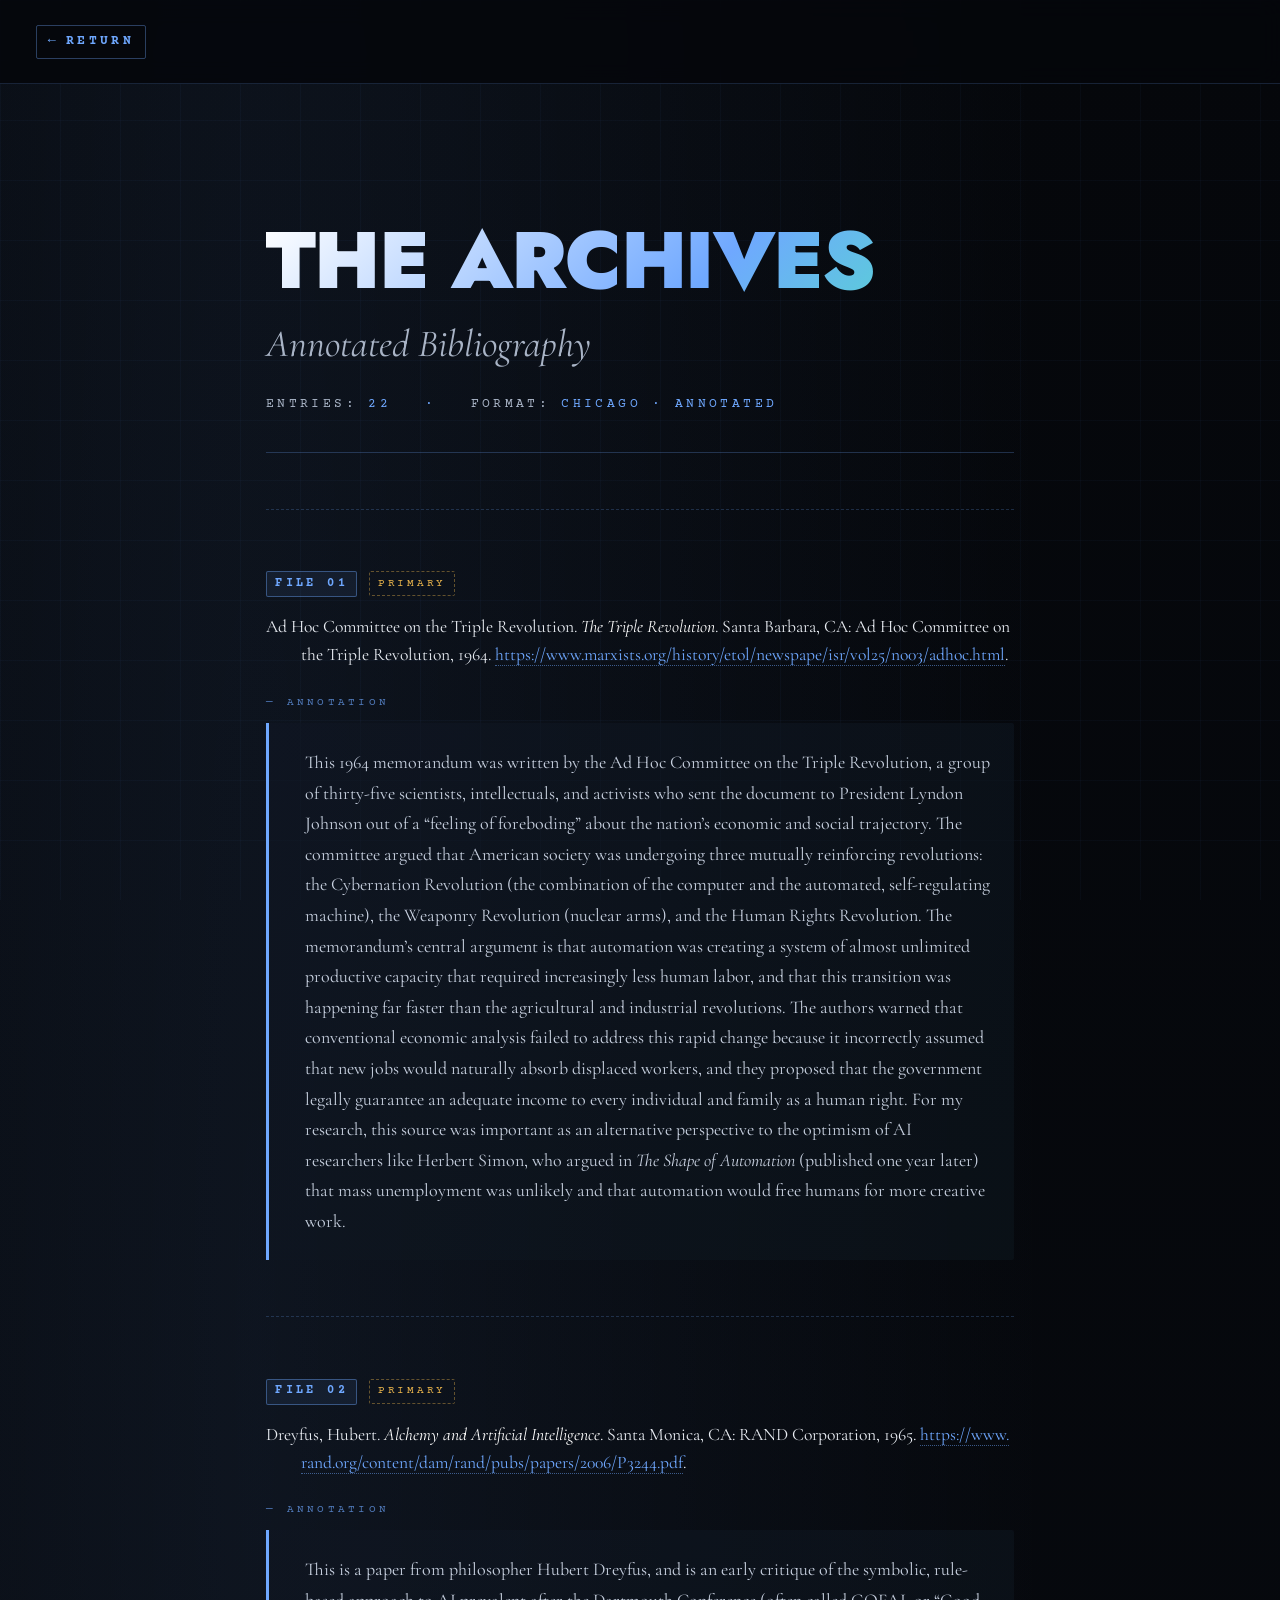
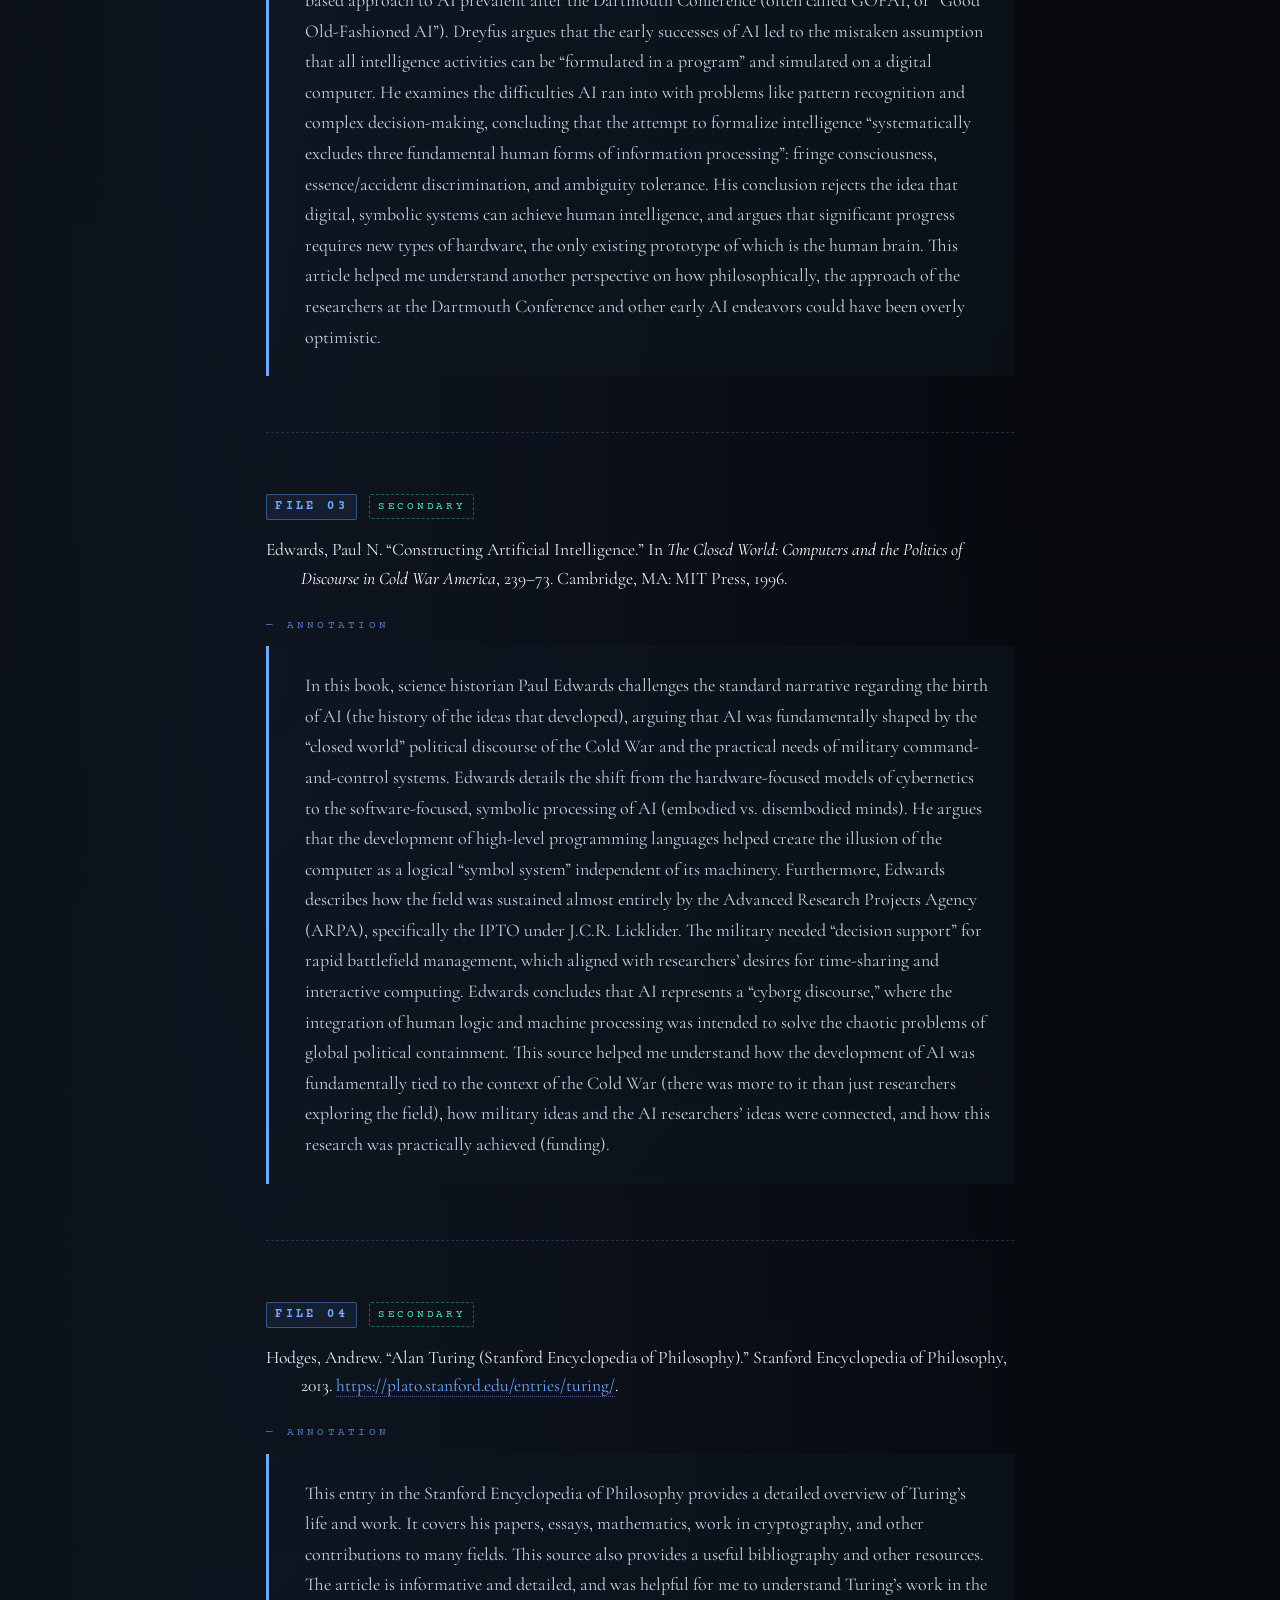
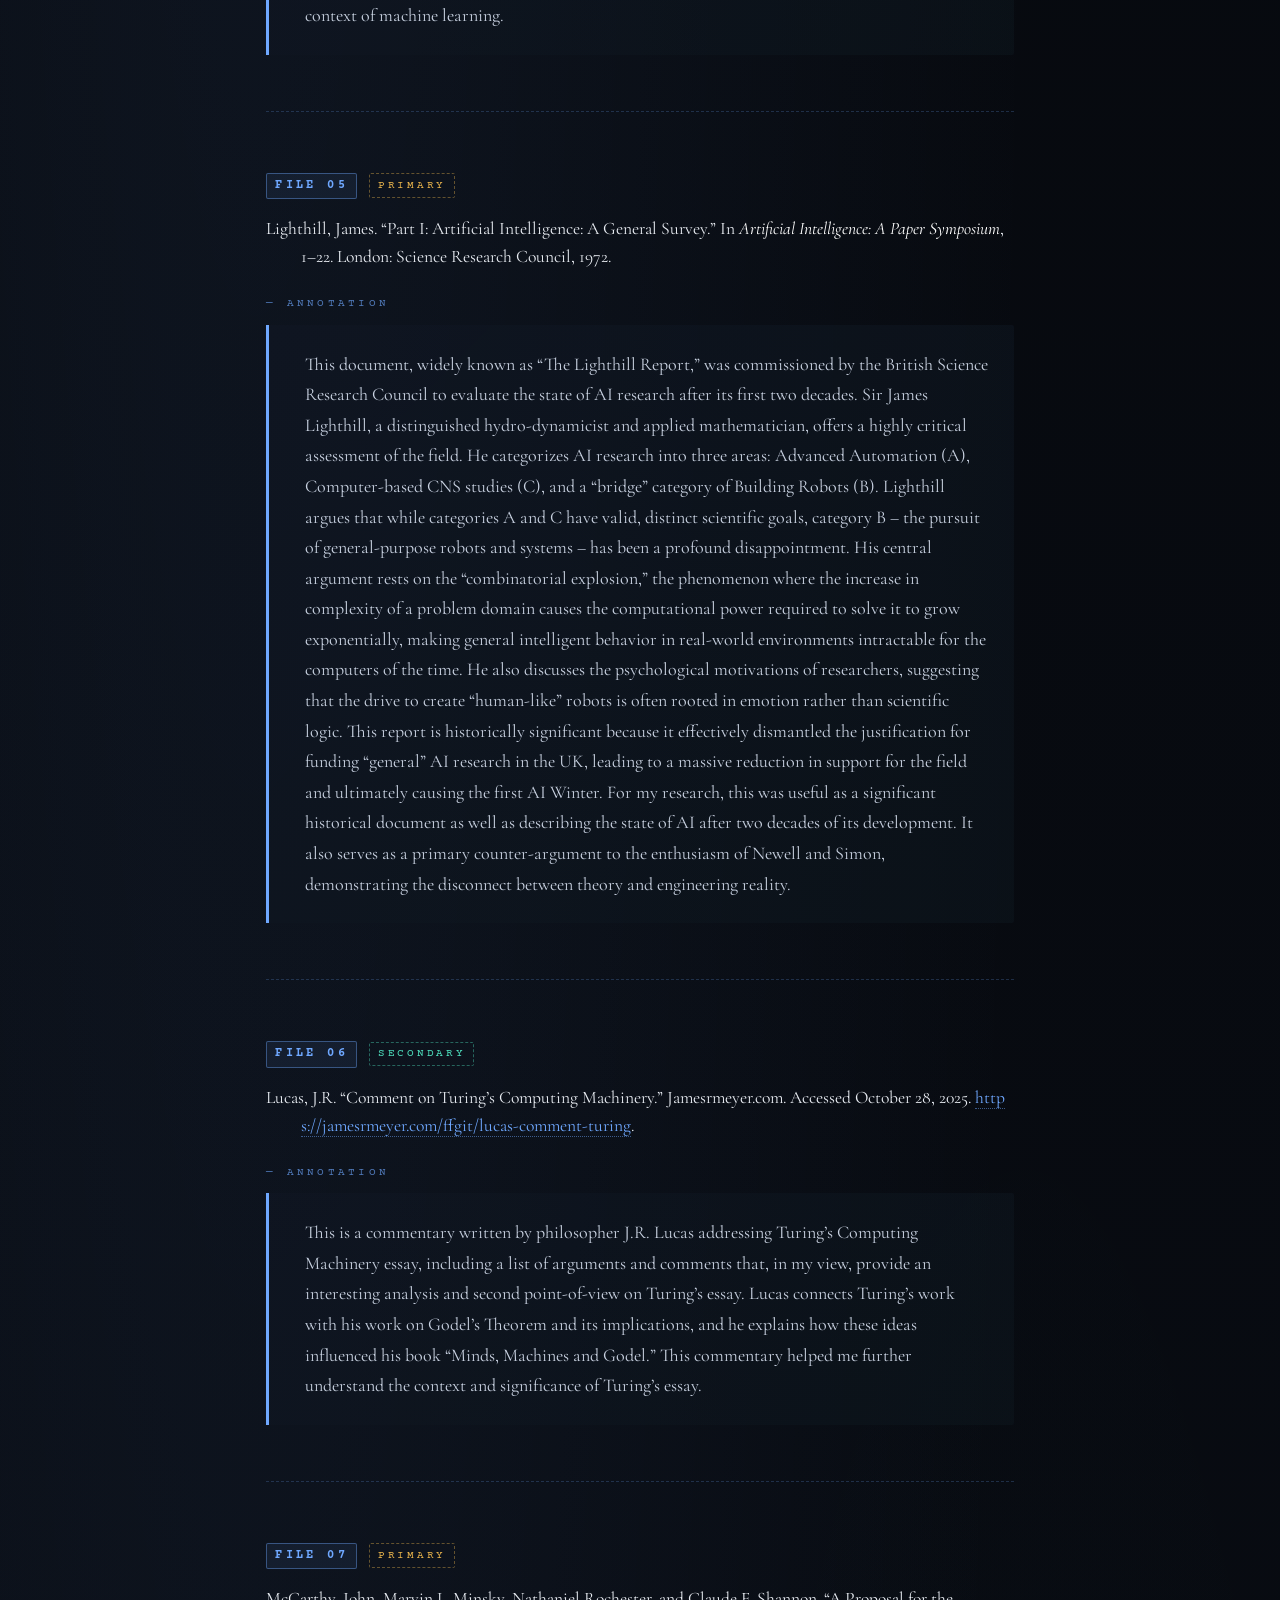
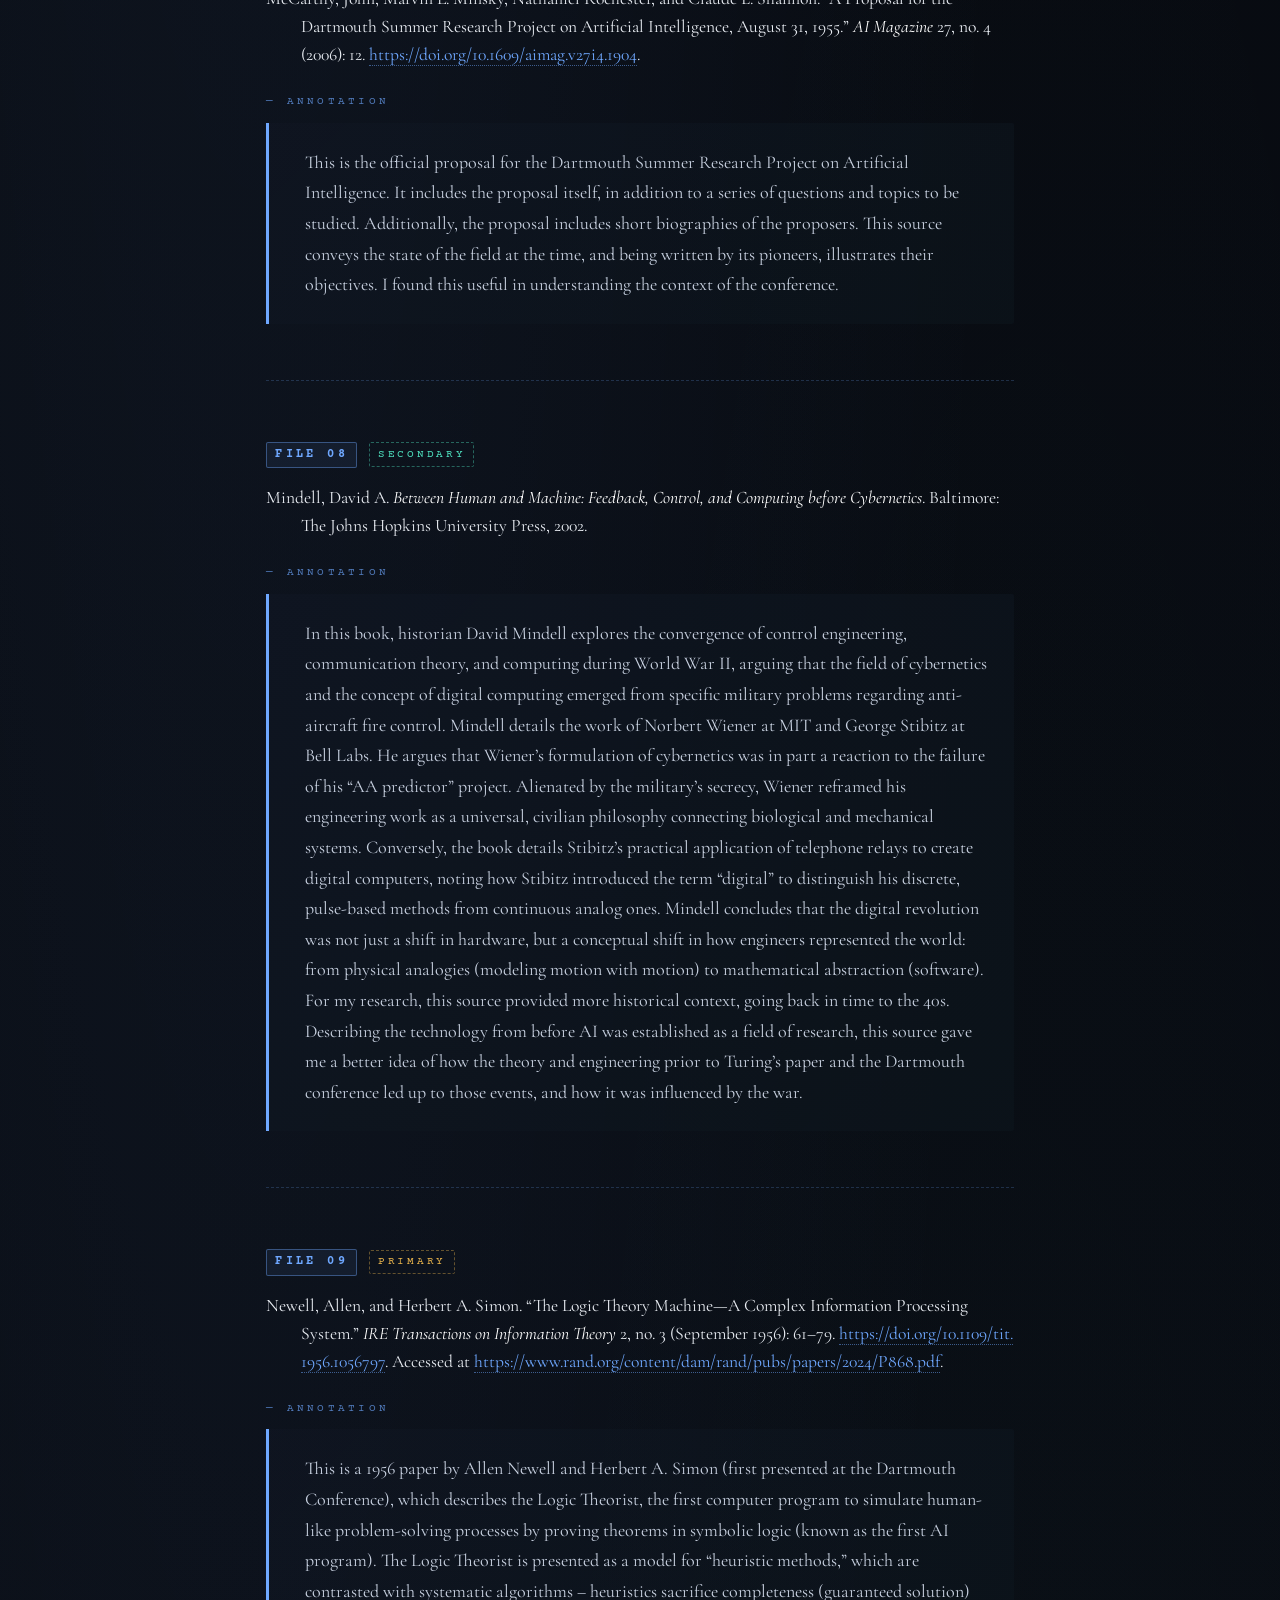
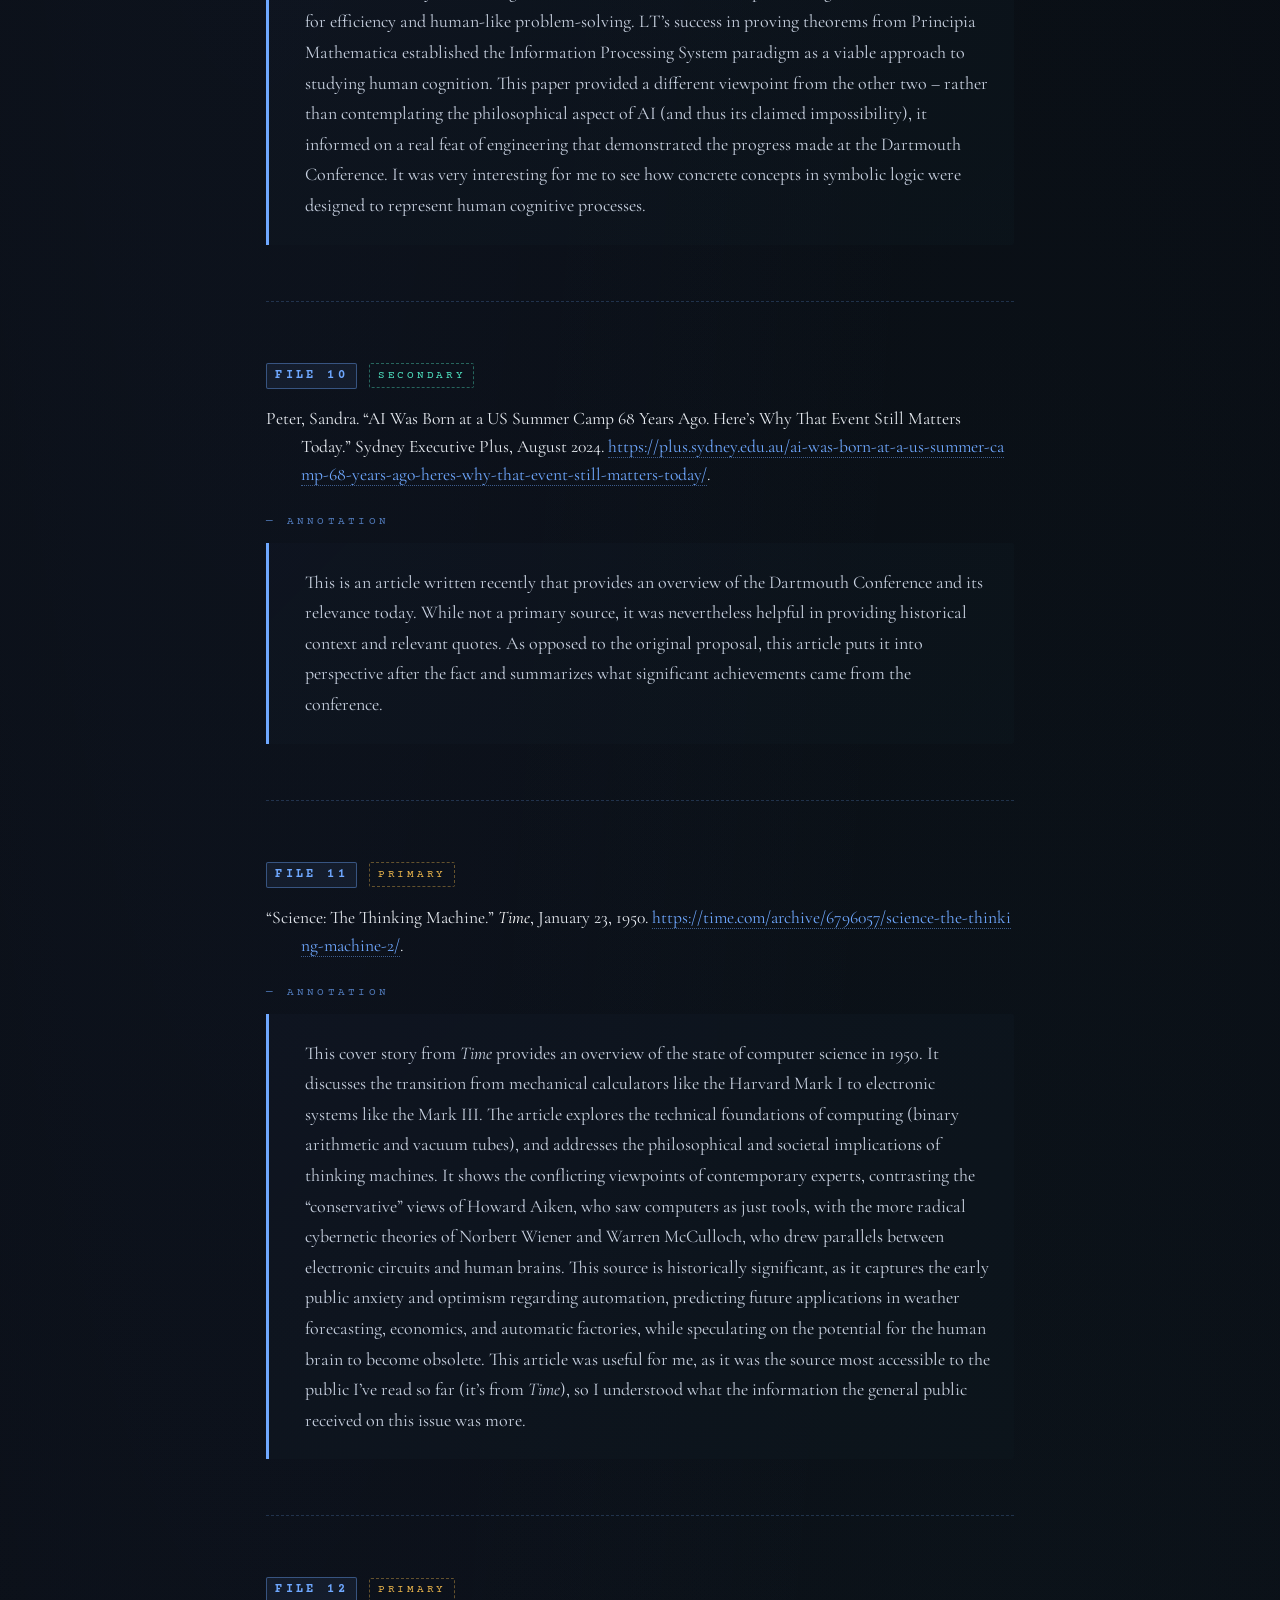
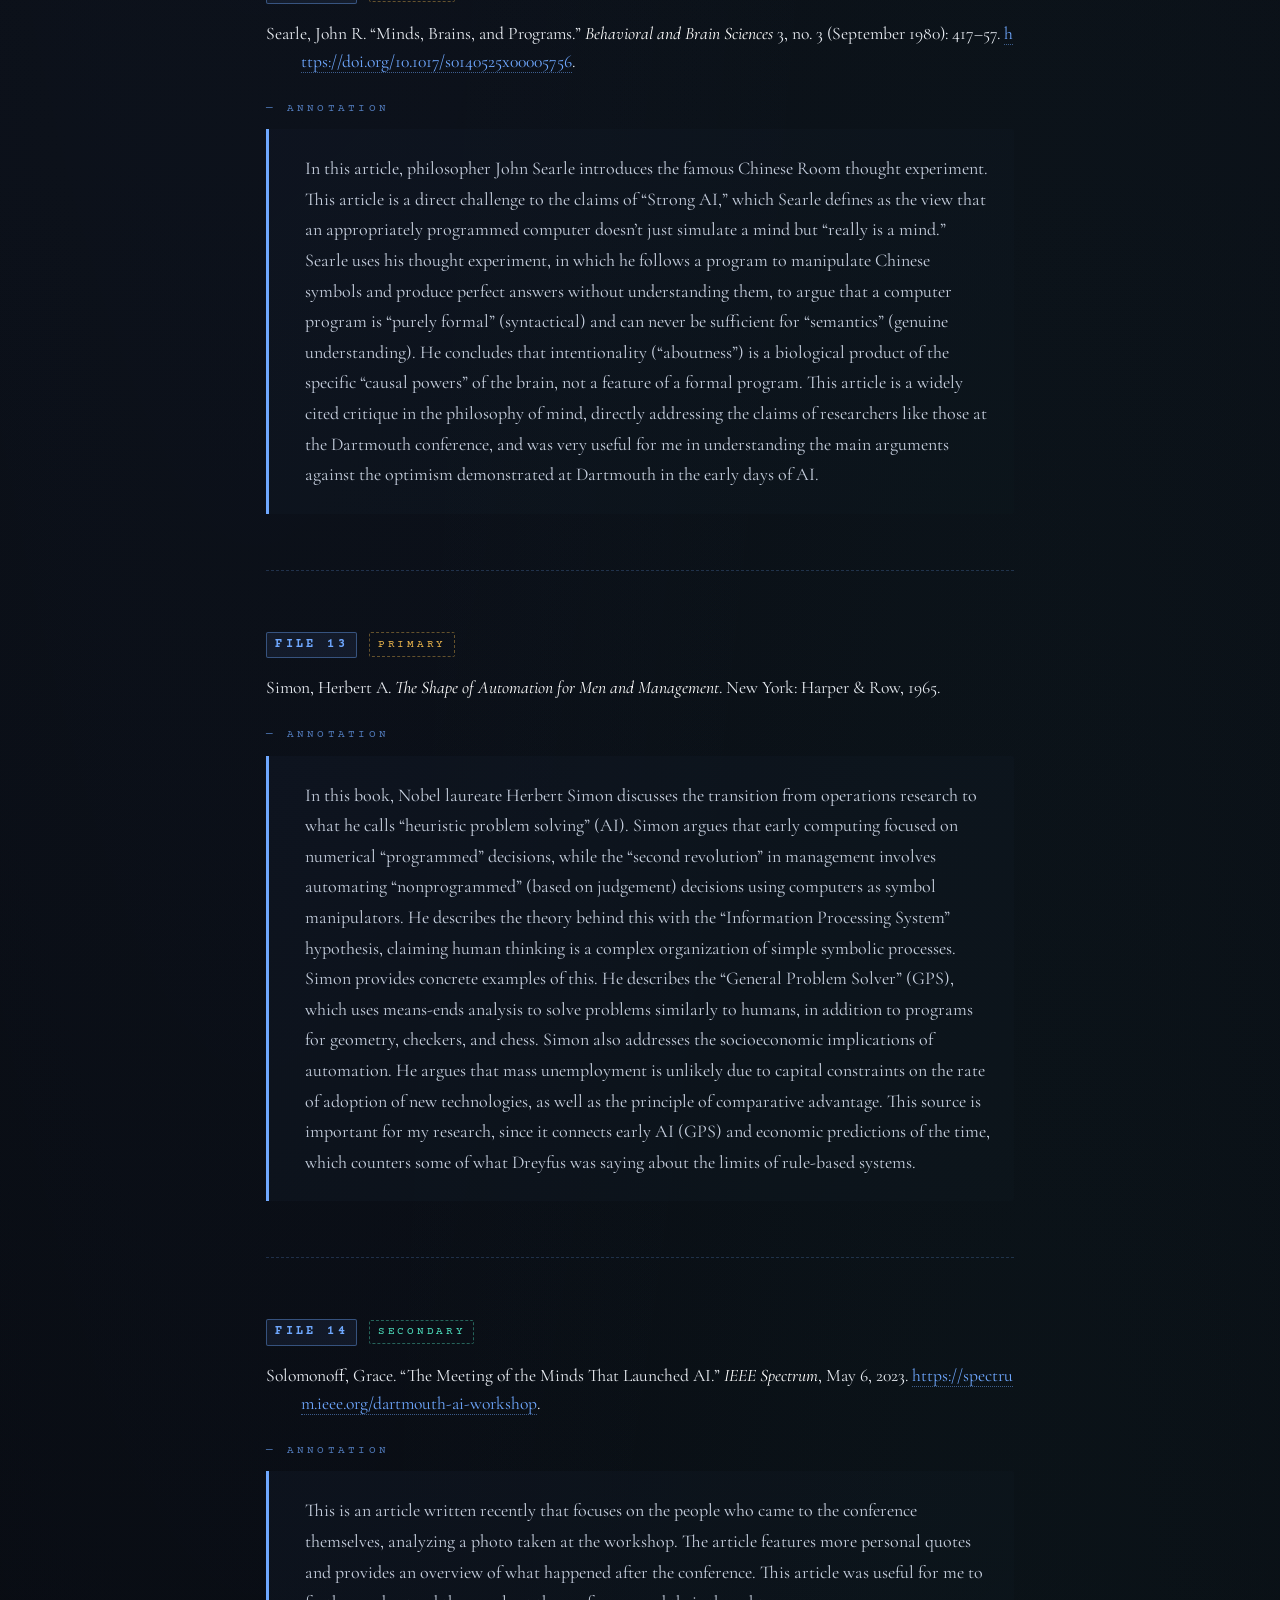
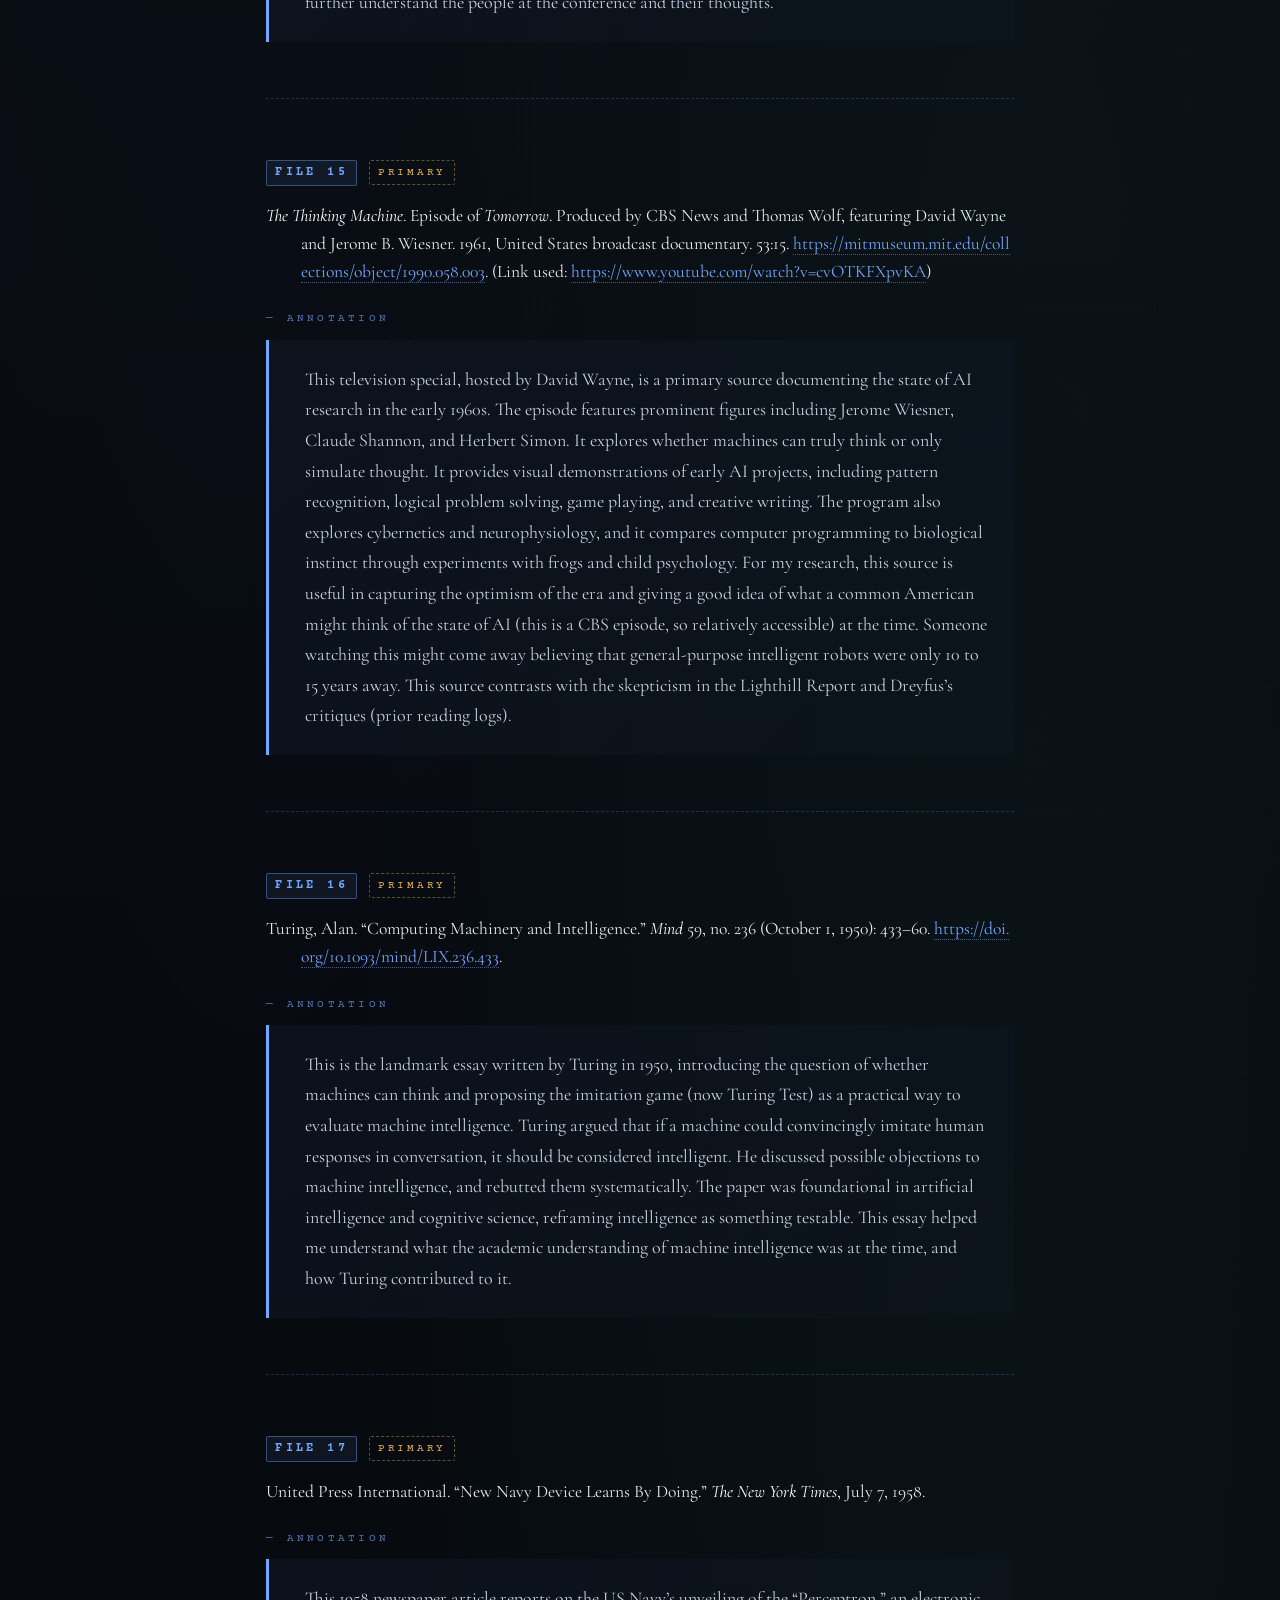
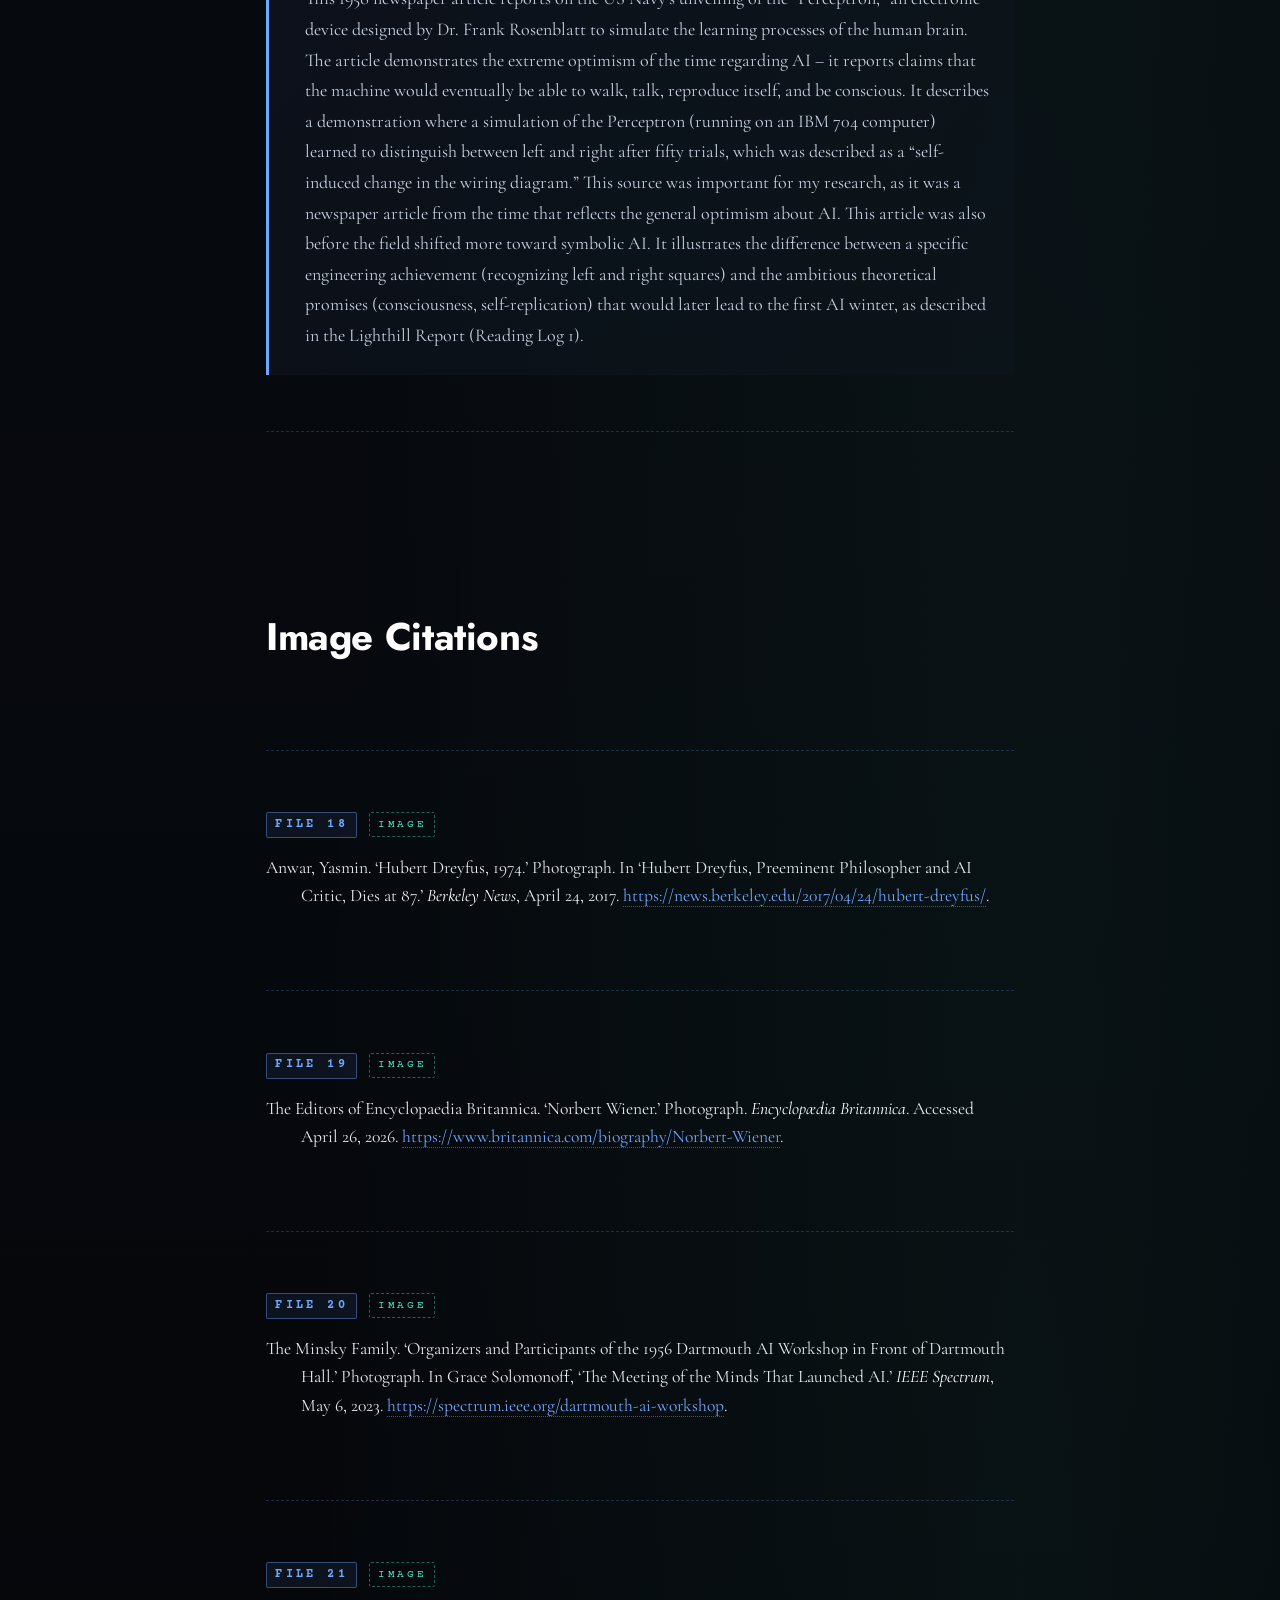
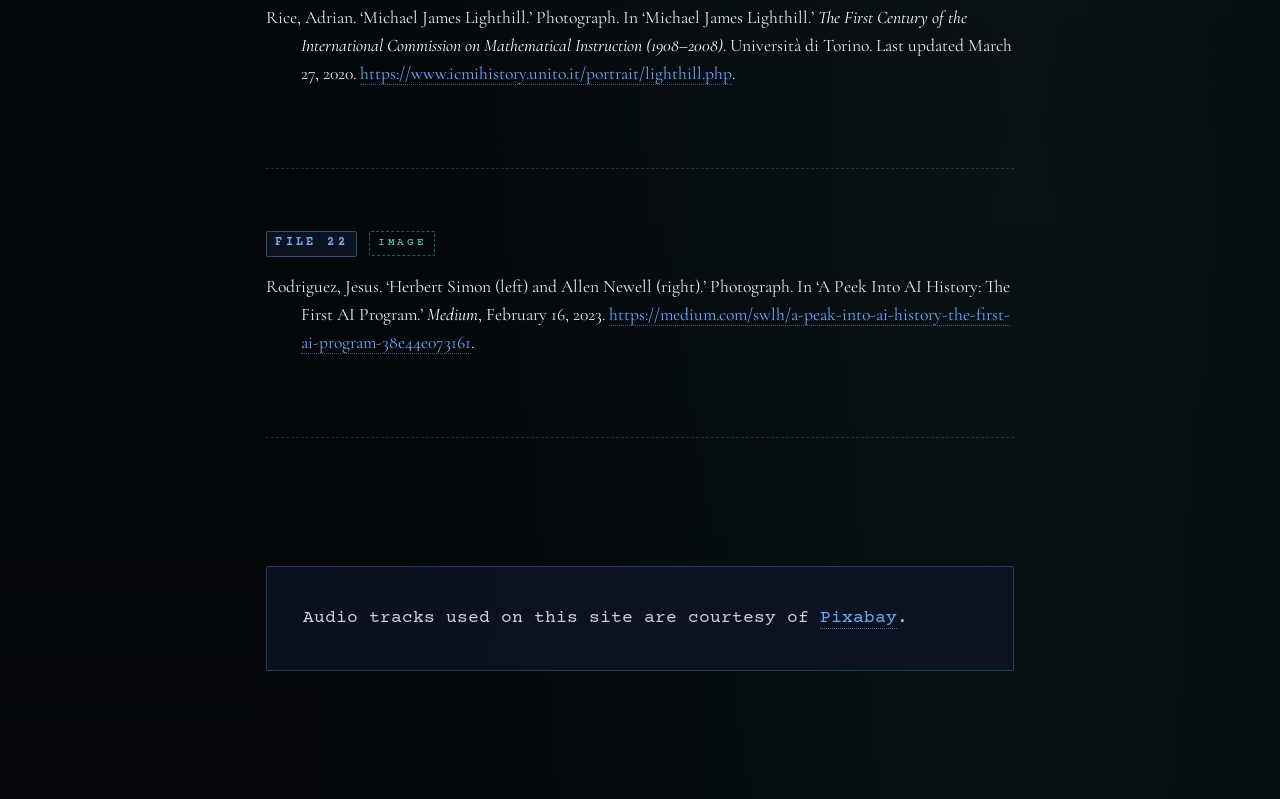
<file: bibliography.html>
<!DOCTYPE html>
<html lang="en">
<head>
    <meta charset="UTF-8" />
    <meta name="viewport" content="width=device-width, initial-scale=1.0" />
    <title>The Archives &mdash; Annotated Bibliography | The Divergence of Early AI</title>

    <!-- Typography -->
    <link rel="preconnect" href="https://fonts.googleapis.com" />
    <link rel="preconnect" href="https://fonts.gstatic.com" crossorigin />
    <link href="https://fonts.googleapis.com/css2?family=Jost:wght@300;400;500;700;900&family=Courier+Prime:wght@400;700&family=Special+Elite&family=Cormorant+Garamond:ital,wght@0,400;0,600;1,400&family=Space+Grotesk:wght@300;400;500;700&display=swap" rel="stylesheet" />

    <!-- Share the design tokens from the main site so colors/type are consistent -->
    <link rel="stylesheet" href="css/main.css" />

    <!-- Page-specific styles -->
    <style>
        /* ===============================================================
           Archives page
           A standalone scholarly bibliography view. Uses main.css for
           design tokens but layers its own page structure on top.
           =============================================================== */

        body.archives-body {
            background:
                radial-gradient(ellipse at 20% 10%, rgba(111, 168, 255, 0.08), transparent 55%),
                radial-gradient(ellipse at 80% 100%, rgba(79, 227, 193, 0.05), transparent 50%),
                linear-gradient(180deg, #05070b 0%, #0a0e16 60%, #040609 100%);
            color: #d8dee9;
            min-height: 100vh;
            overflow-x: hidden;
        }

        /* Faint "classified" grain over the whole page */
        body.archives-body::before {
            content: '';
            position: fixed;
            inset: 0;
            background-image:
                linear-gradient(rgba(111, 168, 255, 0.035) 1px, transparent 1px),
                linear-gradient(90deg, rgba(111, 168, 255, 0.035) 1px, transparent 1px);
            background-size: 60px 60px;
            pointer-events: none;
            z-index: 0;
        }

        /* Top navigation */
        .archives-nav {
            position: sticky;
            top: 0;
            z-index: 10;
            padding: var(--space-md) var(--space-lg);
            background: rgba(5, 7, 11, 0.85);
            backdrop-filter: blur(12px);
            -webkit-backdrop-filter: blur(12px);
            border-bottom: 1px solid rgba(111, 168, 255, 0.18);
        }
        .archives-nav .back-link {
            display: inline-flex;
            align-items: center;
            gap: 0.5em;
            font-family: var(--font-mono);
            font-size: var(--fs-xs);
            font-weight: 700;
            letter-spacing: 0.25em;
            text-transform: uppercase;
            color: var(--color-accent-blue);
            text-decoration: none;
            padding: 0.4em 0.8em;
            border: 1px solid rgba(111, 168, 255, 0.35);
            border-radius: var(--radius-sm);
            transition: all var(--dur-fast) var(--ease-out);
        }
        .archives-nav .back-link:hover {
            background: var(--color-accent-blue);
            color: #040609;
        }

        /* Main container */
        .archives-main {
            position: relative;
            z-index: 1;
            max-width: 820px;
            margin: 0 auto;
            padding: var(--space-2xl) var(--space-lg) var(--space-3xl);
        }

        /* Header — library dossier masthead */
        .archives-header {
            position: relative;
            padding: var(--space-xl) 0 var(--space-lg);
            margin-bottom: var(--space-xl);
            border-bottom: 1px solid rgba(111, 168, 255, 0.25);
        }
        .archives-classification {
            display: inline-block;
            padding: 0.3em 0.8em;
            margin-bottom: var(--space-md);
            font-family: var(--font-mono);
            font-size: 0.7rem;
            font-weight: 700;
            letter-spacing: 0.35em;
            text-transform: uppercase;
            color: var(--color-accent-hot);
            background: rgba(255, 91, 58, 0.08);
            border: 1px solid rgba(255, 91, 58, 0.45);
            transform: rotate(-1.5deg);
        }
        .archives-title {
            font-family: var(--font-display);
            font-weight: 900;
            font-size: clamp(3rem, 8vw, 5rem);
            letter-spacing: -0.02em;
            line-height: 1;
            margin-bottom: var(--space-xs);
            background: linear-gradient(135deg, #ffffff 0%, #6fa8ff 60%, #4fe3c1 100%);
            -webkit-background-clip: text;
            background-clip: text;
            -webkit-text-fill-color: transparent;
            text-transform: uppercase;
        }
        .archives-subtitle {
            font-family: var(--font-serif);
            font-style: italic;
            font-size: var(--fs-xl);
            color: #a9b4c6;
            margin-bottom: var(--space-sm);
        }
        .archives-subsection-heading {
            font-family: var(--font-display);
            font-weight: 700;
            font-size: clamp(1.8rem, 3vw, 2.4rem);
            line-height: 1.1;
            margin: var(--space-3xl) 0 var(--space-lg);
            color: #ffffff;
        }
        .archives-meta {
            font-family: var(--font-mono);
            font-size: var(--fs-xs);
            letter-spacing: 0.25em;
            text-transform: uppercase;
            color: var(--color-accent-blue);
        }
        .archives-meta span {
            color: #a9b4c6;
        }

        /* Opening summary */
        .archives-intro {
            max-width: 64ch;
            margin: 0 0 var(--space-2xl);
            padding: var(--space-lg) 0;
            font-family: var(--font-serif);
            font-size: var(--fs-lg);
            line-height: 1.7;
            color: #d8dee9;
        }
        .archives-intro p + p {
            margin-top: var(--space-sm);
        }
        .archives-intro em {
            color: #a9b4c6;
        }

        /* Entries list */
        .archives-list {
            list-style: none;
            padding: 0;
            margin: 0;
        }

        .archives-entry {
            position: relative;
            padding: var(--space-xl) 0;
            border-top: 1px dashed rgba(111, 168, 255, 0.22);
        }
        .archives-entry:last-child {
            border-bottom: 1px dashed rgba(111, 168, 255, 0.22);
        }

        /* File tag — number stamp in the top corner */
        .entry-file {
            display: inline-block;
            margin-bottom: var(--space-sm);
            padding: 0.25em 0.7em;
            font-family: var(--font-mono);
            font-size: 0.72rem;
            font-weight: 700;
            letter-spacing: 0.3em;
            text-transform: uppercase;
            color: var(--color-accent-blue);
            background: rgba(111, 168, 255, 0.08);
            border: 1px solid rgba(111, 168, 255, 0.4);
            border-radius: var(--radius-sm);
        }
        .entry-type {
            display: inline-block;
            margin-left: var(--space-2xs);
            padding: 0.25em 0.7em;
            font-family: var(--font-mono);
            font-size: 0.68rem;
            font-weight: 400;
            letter-spacing: 0.25em;
            text-transform: uppercase;
            color: #a9b4c6;
            background: transparent;
            border: 1px dashed rgba(169, 180, 198, 0.3);
            border-radius: var(--radius-sm);
        }
        .entry-type--primary {
            color: var(--color-accent-amber);
            border-color: rgba(233, 180, 76, 0.4);
        }
        .entry-type--secondary {
            color: var(--color-accent-cyber);
            border-color: rgba(79, 227, 193, 0.4);
        }

        /* Citation — academic hanging indent */
        .entry-citation {
            font-family: var(--font-serif);
            font-size: 1.1rem;
            line-height: 1.6;
            color: #e8ecf2;
            padding-left: 2em;
            text-indent: -2em;
            margin-bottom: var(--space-md);
        }
        .entry-citation em,
        .entry-citation i {
            font-style: italic;
            color: #ffffff;
        }
        .entry-citation a {
            color: var(--color-accent-blue);
            text-decoration: none;
            border-bottom: 1px dotted rgba(111, 168, 255, 0.5);
            word-break: break-all;
            transition: all var(--dur-fast) var(--ease-out);
        }
        .entry-citation a:hover {
            color: #4fe3c1;
            border-bottom-color: var(--color-accent-cyber);
        }

        /* Annotation — left-rule quote style */
        .entry-annotation-label {
            display: block;
            margin-bottom: var(--space-xs);
            font-family: var(--font-mono);
            font-size: 0.68rem;
            letter-spacing: 0.3em;
            text-transform: uppercase;
            color: var(--color-accent-blue);
            opacity: 0.7;
        }
        .entry-annotation {
            padding: var(--space-md) var(--space-md) var(--space-md) var(--space-lg);
            background:
                linear-gradient(135deg, rgba(111, 168, 255, 0.035), rgba(79, 227, 193, 0.025)),
                rgba(10, 14, 22, 0.6);
            border-left: 3px solid var(--color-accent-blue);
            border-radius: 0 var(--radius-sm) var(--radius-sm) 0;
            font-family: var(--font-serif);
            font-size: 1rem;
            line-height: 1.75;
            color: #c8d1e0;
        }
        .entry-annotation p {
            margin: 0;
        }
        .entry-annotation p + p {
            margin-top: var(--space-sm);
        }

        /* Footer */
        .archives-footer {
            margin-top: var(--space-3xl);
            padding: var(--space-xl) 0 var(--space-md);
            border-top: 1px solid rgba(111, 168, 255, 0.22);
            text-align: center;
        }
        .archives-footer .back-link-footer {
            display: inline-flex;
            align-items: center;
            gap: 0.5em;
            padding: 0.6em 1.4em;
            font-family: var(--font-mono);
            font-size: var(--fs-xs);
            font-weight: 700;
            letter-spacing: 0.25em;
            text-transform: uppercase;
            color: var(--color-accent-blue);
            text-decoration: none;
            border: 1px solid var(--color-accent-blue);
            border-radius: var(--radius-sm);
            transition: all var(--dur-fast) var(--ease-out);
        }
        .archives-footer .back-link-footer:hover {
            background: var(--color-accent-blue);
            color: #040609;
        }
        .archives-credit {
            margin-top: var(--space-md);
            font-family: var(--font-mono);
            font-size: 0.7rem;
            letter-spacing: 0.2em;
            text-transform: uppercase;
            color: #6a7382;
        }
        .audio-credit-box {
            margin: var(--space-3xl) 0 0;
            padding: var(--space-lg);
            border: 1px solid rgba(111, 168, 255, 0.28);
            border-radius: var(--radius-sm);
            background: rgba(15, 22, 40, 0.7);
            color: #c8d1e0;
            font-family: var(--font-mono);
            font-size: 0.9rem;
            line-height: 1.6;
        }
        .audio-credit-box a {
            color: #6fa8ff;
            text-decoration: none;
            border-bottom: 1px dotted rgba(111, 168, 255, 0.6);
        }
        .audio-credit-box a:hover {
            color: #4fe3c1;
        }

        /* Responsive tweaks */
        @media (max-width: 720px) {
            .archives-main { padding: var(--space-xl) var(--space-md) var(--space-2xl); }
            .entry-citation { padding-left: 1.4em; text-indent: -1.4em; }
            .entry-annotation { padding: var(--space-md); }
        }
    </style>
</head>

<body class="archives-body" data-current-theme="modern-obsidian">

    <!-- Top nav -->
    <nav class="archives-nav" aria-label="Site navigation">
        <a href="index.html" class="back-link">
            <span aria-hidden="true">&larr;</span>
            Return
        </a>
    </nav>

    <main class="archives-main">

        <!-- Masthead -->
        <header class="archives-header">
            <h1 class="archives-title">The Archives</h1>
            <p class="archives-subtitle">Annotated Bibliography</p>
            <p class="archives-meta">
                <span>Entries:</span> 22
                &nbsp; &middot; &nbsp;
                <span>Format:</span> Chicago &middot; Annotated
            </p>
        </header>

        <!-- Entries -->
        <ol class="archives-list">

            <!-- 01 — Ad Hoc Committee on the Triple Revolution (NEW) -->
            <li class="archives-entry">
                <span class="entry-file">File 01</span>
                <span class="entry-type entry-type--primary">Primary</span>
                <p class="entry-citation">
                    Ad Hoc Committee on the Triple Revolution. <em>The Triple Revolution</em>. Santa Barbara, CA: Ad Hoc Committee on the Triple Revolution, 1964. <a href="https://www.marxists.org/history/etol/newspape/isr/vol25/no03/adhoc.html" target="_blank" rel="noopener noreferrer">https://www.marxists.org/history/etol/newspape/isr/vol25/no03/adhoc.html</a>.
                </p>
                <span class="entry-annotation-label">&mdash; Annotation</span>
                <div class="entry-annotation">
                    <p>
                        This 1964 memorandum was written by the Ad Hoc Committee on the Triple Revolution, a group of thirty-five scientists, intellectuals, and activists who sent the document to President Lyndon Johnson out of a &ldquo;feeling of foreboding&rdquo; about the nation&rsquo;s economic and social trajectory. The committee argued that American society was undergoing three mutually reinforcing revolutions: the Cybernation Revolution (the combination of the computer and the automated, self-regulating machine), the Weaponry Revolution (nuclear arms), and the Human Rights Revolution. The memorandum&rsquo;s central argument is that automation was creating a system of almost unlimited productive capacity that required increasingly less human labor, and that this transition was happening far faster than the agricultural and industrial revolutions. The authors warned that conventional economic analysis failed to address this rapid change because it incorrectly assumed that new jobs would naturally absorb displaced workers, and they proposed that the government legally guarantee an adequate income to every individual and family as a human right. For my research, this source was important as an alternative perspective to the optimism of AI researchers like Herbert Simon, who argued in <em>The Shape of Automation</em> (published one year later) that mass unemployment was unlikely and that automation would free humans for more creative work.
                    </p>
                </div>
            </li>

            <!-- 02 — Dreyfus (CITATION FIXED: italicize title, add publisher) -->
            <li class="archives-entry">
                <span class="entry-file">File 02</span>
                <span class="entry-type entry-type--primary">Primary</span>
                <p class="entry-citation">
                    Dreyfus, Hubert. <em>Alchemy and Artificial Intelligence</em>. Santa Monica, CA: RAND Corporation, 1965. <a href="https://www.rand.org/content/dam/rand/pubs/papers/2006/P3244.pdf" target="_blank" rel="noopener noreferrer">https://www.rand.org/content/dam/rand/pubs/papers/2006/P3244.pdf</a>.
                </p>
                <span class="entry-annotation-label">&mdash; Annotation</span>
                <div class="entry-annotation">
                    <p>
                        This is a paper from philosopher Hubert Dreyfus, and is an early critique of the symbolic, rule-based approach to AI prevalent after the Dartmouth Conference (often called GOFAI, or &ldquo;Good Old-Fashioned AI&rdquo;). Dreyfus argues that the early successes of AI led to the mistaken assumption that all intelligence activities can be &ldquo;formulated in a program&rdquo; and simulated on a digital computer. He examines the difficulties AI ran into with problems like pattern recognition and complex decision-making, concluding that the attempt to formalize intelligence &ldquo;systematically excludes three fundamental human forms of information processing&rdquo;: fringe consciousness, essence/accident discrimination, and ambiguity tolerance. His conclusion rejects the idea that digital, symbolic systems can achieve human intelligence, and argues that significant progress requires new types of hardware, the only existing prototype of which is the human brain. This article helped me understand another perspective on how philosophically, the approach of the researchers at the Dartmouth Conference and other early AI endeavors could have been overly optimistic.
                    </p>
                </div>
            </li>

            <!-- 03 — Edwards (no citation changes) -->
            <li class="archives-entry">
                <span class="entry-file">File 03</span>
                <span class="entry-type entry-type--secondary">Secondary</span>
                <p class="entry-citation">
                    Edwards, Paul N. &ldquo;Constructing Artificial Intelligence.&rdquo; In <em>The Closed World: Computers and the Politics of Discourse in Cold War America</em>, 239&ndash;73. Cambridge, MA: MIT Press, 1996.
                </p>
                <span class="entry-annotation-label">&mdash; Annotation</span>
                <div class="entry-annotation">
                    <p>
                        In this book, science historian Paul Edwards challenges the standard narrative regarding the birth of AI (the history of the ideas that developed), arguing that AI was fundamentally shaped by the &ldquo;closed world&rdquo; political discourse of the Cold War and the practical needs of military command-and-control systems. Edwards details the shift from the hardware-focused models of cybernetics to the software-focused, symbolic processing of AI (embodied vs. disembodied minds). He argues that the development of high-level programming languages helped create the illusion of the computer as a logical &ldquo;symbol system&rdquo; independent of its machinery. Furthermore, Edwards describes how the field was sustained almost entirely by the Advanced Research Projects Agency (ARPA), specifically the IPTO under J.C.R. Licklider. The military needed &ldquo;decision support&rdquo; for rapid battlefield management, which aligned with researchers&rsquo; desires for time-sharing and interactive computing. Edwards concludes that AI represents a &ldquo;cyborg discourse,&rdquo; where the integration of human logic and machine processing was intended to solve the chaotic problems of global political containment. This source helped me understand how the development of AI was fundamentally tied to the context of the Cold War (there was more to it than just researchers exploring the field), how military ideas and the AI researchers&rsquo; ideas were connected, and how this research was practically achieved (funding).
                    </p>
                </div>
            </li>

            <!-- 04 — Hodges (no citation changes) -->
            <li class="archives-entry">
                <span class="entry-file">File 04</span>
                <span class="entry-type entry-type--secondary">Secondary</span>
                <p class="entry-citation">
                    Hodges, Andrew. &ldquo;Alan Turing (Stanford Encyclopedia of Philosophy).&rdquo; Stanford Encyclopedia of Philosophy, 2013. <a href="https://plato.stanford.edu/entries/turing/" target="_blank" rel="noopener noreferrer">https://plato.stanford.edu/entries/turing/</a>.
                </p>
                <span class="entry-annotation-label">&mdash; Annotation</span>
                <div class="entry-annotation">
                    <p>
                        This entry in the Stanford Encyclopedia of Philosophy provides a detailed overview of Turing&rsquo;s life and work. It covers his papers, essays, mathematics, work in cryptography, and other contributions to many fields. This source also provides a useful bibliography and other resources. The article is informative and detailed, and was helpful for me to understand Turing&rsquo;s work in the context of machine learning.
                    </p>
                </div>
            </li>

            <!-- 05 — Lighthill (no citation changes) -->
            <li class="archives-entry">
                <span class="entry-file">File 05</span>
                <span class="entry-type entry-type--primary">Primary</span>
                <p class="entry-citation">
                    Lighthill, James. &ldquo;Part I: Artificial Intelligence: A General Survey.&rdquo; In <em>Artificial Intelligence: A Paper Symposium</em>, 1&ndash;22. London: Science Research Council, 1972.
                </p>
                <span class="entry-annotation-label">&mdash; Annotation</span>
                <div class="entry-annotation">
                    <p>
                        This document, widely known as &ldquo;The Lighthill Report,&rdquo; was commissioned by the British Science Research Council to evaluate the state of AI research after its first two decades. Sir James Lighthill, a distinguished hydro-dynamicist and applied mathematician, offers a highly critical assessment of the field. He categorizes AI research into three areas: Advanced Automation (A), Computer-based CNS studies (C), and a &ldquo;bridge&rdquo; category of Building Robots (B). Lighthill argues that while categories A and C have valid, distinct scientific goals, category B &ndash; the pursuit of general-purpose robots and systems &ndash; has been a profound disappointment. His central argument rests on the &ldquo;combinatorial explosion,&rdquo; the phenomenon where the increase in complexity of a problem domain causes the computational power required to solve it to grow exponentially, making general intelligent behavior in real-world environments intractable for the computers of the time. He also discusses the psychological motivations of researchers, suggesting that the drive to create &ldquo;human-like&rdquo; robots is often rooted in emotion rather than scientific logic. This report is historically significant because it effectively dismantled the justification for funding &ldquo;general&rdquo; AI research in the UK, leading to a massive reduction in support for the field and ultimately causing the first AI Winter. For my research, this was useful as a significant historical document as well as describing the state of AI after two decades of its development. It also serves as a primary counter-argument to the enthusiasm of Newell and Simon, demonstrating the disconnect between theory and engineering reality.
                    </p>
                </div>
            </li>

            <!-- 06 — Lucas (CITATION FIXED: Last, First name order) -->
            <li class="archives-entry">
                <span class="entry-file">File 06</span>
                <span class="entry-type entry-type--secondary">Secondary</span>
                <p class="entry-citation">
                    Lucas, J.R. &ldquo;Comment on Turing&rsquo;s Computing Machinery.&rdquo; Jamesrmeyer.com. Accessed October 28, 2025. <a href="https://jamesrmeyer.com/ffgit/lucas-comment-turing" target="_blank" rel="noopener noreferrer">https://jamesrmeyer.com/ffgit/lucas-comment-turing</a>.
                </p>
                <span class="entry-annotation-label">&mdash; Annotation</span>
                <div class="entry-annotation">
                    <p>
                        This is a commentary written by philosopher J.R. Lucas addressing Turing&rsquo;s Computing Machinery essay, including a list of arguments and comments that, in my view, provide an interesting analysis and second point-of-view on Turing&rsquo;s essay. Lucas connects Turing&rsquo;s work with his work on Godel&rsquo;s Theorem and its implications, and he explains how these ideas influenced his book &ldquo;Minds, Machines and Godel.&rdquo; This commentary helped me further understand the context and significance of Turing&rsquo;s essay.
                    </p>
                </div>
            </li>

            <!-- 07 — McCarthy et al. (CITATION FIXED: date relocated to publication info) -->
            <li class="archives-entry">
                <span class="entry-file">File 07</span>
                <span class="entry-type entry-type--primary">Primary</span>
                <p class="entry-citation">
                    McCarthy, John, Marvin L. Minsky, Nathaniel Rochester, and Claude E. Shannon. &ldquo;A Proposal for the Dartmouth Summer Research Project on Artificial Intelligence, August 31, 1955.&rdquo; <em>AI Magazine</em> 27, no. 4 (2006): 12. <a href="https://doi.org/10.1609/aimag.v27i4.1904" target="_blank" rel="noopener noreferrer">https://doi.org/10.1609/aimag.v27i4.1904</a>.
                </p>
                <span class="entry-annotation-label">&mdash; Annotation</span>
                <div class="entry-annotation">
                    <p>
                        This is the official proposal for the Dartmouth Summer Research Project on Artificial Intelligence. It includes the proposal itself, in addition to a series of questions and topics to be studied. Additionally, the proposal includes short biographies of the proposers. This source conveys the state of the field at the time, and being written by its pioneers, illustrates their objectives. I found this useful in understanding the context of the conference.
                    </p>
                </div>
            </li>

            <!-- 08 — Mindell (CITATION FIXED: chapter reference removed) -->
            <li class="archives-entry">
                <span class="entry-file">File 08</span>
                <span class="entry-type entry-type--secondary">Secondary</span>
                <p class="entry-citation">
                    Mindell, David A. <em>Between Human and Machine: Feedback, Control, and Computing before Cybernetics</em>. Baltimore: The Johns Hopkins University Press, 2002.
                </p>
                <span class="entry-annotation-label">&mdash; Annotation</span>
                <div class="entry-annotation">
                    <p>
                        In this book, historian David Mindell explores the convergence of control engineering, communication theory, and computing during World War II, arguing that the field of cybernetics and the concept of digital computing emerged from specific military problems regarding anti-aircraft fire control. Mindell details the work of Norbert Wiener at MIT and George Stibitz at Bell Labs. He argues that Wiener&rsquo;s formulation of cybernetics was in part a reaction to the failure of his &ldquo;AA predictor&rdquo; project. Alienated by the military&rsquo;s secrecy, Wiener reframed his engineering work as a universal, civilian philosophy connecting biological and mechanical systems. Conversely, the book details Stibitz&rsquo;s practical application of telephone relays to create digital computers, noting how Stibitz introduced the term &ldquo;digital&rdquo; to distinguish his discrete, pulse-based methods from continuous analog ones. Mindell concludes that the digital revolution was not just a shift in hardware, but a conceptual shift in how engineers represented the world: from physical analogies (modeling motion with motion) to mathematical abstraction (software). For my research, this source provided more historical context, going back in time to the 40s. Describing the technology from before AI was established as a field of research, this source gave me a better idea of how the theory and engineering prior to Turing&rsquo;s paper and the Dartmouth conference led up to those events, and how it was influenced by the war.
                    </p>
                </div>
            </li>

            <!-- 09 — Newell & Simon (CITATION FIXED: full first names) -->
            <li class="archives-entry">
                <span class="entry-file">File 09</span>
                <span class="entry-type entry-type--primary">Primary</span>
                <p class="entry-citation">
                    Newell, Allen, and Herbert A. Simon. &ldquo;The Logic Theory Machine&mdash;A Complex Information Processing System.&rdquo; <em>IRE Transactions on Information Theory</em> 2, no. 3 (September 1956): 61&ndash;79. <a href="https://doi.org/10.1109/tit.1956.1056797" target="_blank" rel="noopener noreferrer">https://doi.org/10.1109/tit.1956.1056797</a>. Accessed at <a href="https://www.rand.org/content/dam/rand/pubs/papers/2024/P868.pdf" target="_blank" rel="noopener noreferrer">https://www.rand.org/content/dam/rand/pubs/papers/2024/P868.pdf</a>.
                </p>
                <span class="entry-annotation-label">&mdash; Annotation</span>
                <div class="entry-annotation">
                    <p>
                        This is a 1956 paper by Allen Newell and Herbert A. Simon (first presented at the Dartmouth Conference), which describes the Logic Theorist, the first computer program to simulate human-like problem-solving processes by proving theorems in symbolic logic (known as the first AI program). The Logic Theorist is presented as a model for &ldquo;heuristic methods,&rdquo; which are contrasted with systematic algorithms &ndash; heuristics sacrifice completeness (guaranteed solution) for efficiency and human-like problem-solving. LT&rsquo;s success in proving theorems from Principia Mathematica established the Information Processing System paradigm as a viable approach to studying human cognition. This paper provided a different viewpoint from the other two &ndash; rather than contemplating the philosophical aspect of AI (and thus its claimed impossibility), it informed on a real feat of engineering that demonstrated the progress made at the Dartmouth Conference. It was very interesting for me to see how concrete concepts in symbolic logic were designed to represent human cognitive processes.
                    </p>
                </div>
            </li>

            <!-- 10 — Peter (no citation changes) -->
            <li class="archives-entry">
                <span class="entry-file">File 10</span>
                <span class="entry-type entry-type--secondary">Secondary</span>
                <p class="entry-citation">
                    Peter, Sandra. &ldquo;AI Was Born at a US Summer Camp 68 Years Ago. Here&rsquo;s Why That Event Still Matters Today.&rdquo; Sydney Executive Plus, August 2024. <a href="https://plus.sydney.edu.au/ai-was-born-at-a-us-summer-camp-68-years-ago-heres-why-that-event-still-matters-today/" target="_blank" rel="noopener noreferrer">https://plus.sydney.edu.au/ai-was-born-at-a-us-summer-camp-68-years-ago-heres-why-that-event-still-matters-today/</a>.
                </p>
                <span class="entry-annotation-label">&mdash; Annotation</span>
                <div class="entry-annotation">
                    <p>
                        This is an article written recently that provides an overview of the Dartmouth Conference and its relevance today. While not a primary source, it was nevertheless helpful in providing historical context and relevant quotes. As opposed to the original proposal, this article puts it into perspective after the fact and summarizes what significant achievements came from the conference.
                    </p>
                </div>
            </li>

            <!-- 11 — "Science: The Thinking Machine" / Time (CITATION FIXED: removed Time as pseudo-author; REPOSITIONED: sorts under S) -->
            <li class="archives-entry">
                <span class="entry-file">File 11</span>
                <span class="entry-type entry-type--primary">Primary</span>
                <p class="entry-citation">
                    &ldquo;Science: The Thinking Machine.&rdquo; <em>Time</em>, January 23, 1950. <a href="https://time.com/archive/6796057/science-the-thinking-machine-2/" target="_blank" rel="noopener noreferrer">https://time.com/archive/6796057/science-the-thinking-machine-2/</a>.
                </p>
                <span class="entry-annotation-label">&mdash; Annotation</span>
                <div class="entry-annotation">
                    <p>
                        This cover story from <em>Time</em> provides an overview of the state of computer science in 1950. It discusses the transition from mechanical calculators like the Harvard Mark I to electronic systems like the Mark III. The article explores the technical foundations of computing (binary arithmetic and vacuum tubes), and addresses the philosophical and societal implications of thinking machines. It shows the conflicting viewpoints of contemporary experts, contrasting the &ldquo;conservative&rdquo; views of Howard Aiken, who saw computers as just tools, with the more radical cybernetic theories of Norbert Wiener and Warren McCulloch, who drew parallels between electronic circuits and human brains. This source is historically significant, as it captures the early public anxiety and optimism regarding automation, predicting future applications in weather forecasting, economics, and automatic factories, while speculating on the potential for the human brain to become obsolete. This article was useful for me, as it was the source most accessible to the public I&rsquo;ve read so far (it&rsquo;s from <em>Time</em>), so I understood what the information the general public received on this issue was more.
                    </p>
                </div>
            </li>

            <!-- 12 — Searle (no citation changes) -->
            <li class="archives-entry">
                <span class="entry-file">File 12</span>
                <span class="entry-type entry-type--primary">Primary</span>
                <p class="entry-citation">
                    Searle, John R. &ldquo;Minds, Brains, and Programs.&rdquo; <em>Behavioral and Brain Sciences</em> 3, no. 3 (September 1980): 417&ndash;57. <a href="https://doi.org/10.1017/s0140525x00005756" target="_blank" rel="noopener noreferrer">https://doi.org/10.1017/s0140525x00005756</a>.
                </p>
                <span class="entry-annotation-label">&mdash; Annotation</span>
                <div class="entry-annotation">
                    <p>
                        In this article, philosopher John Searle introduces the famous Chinese Room thought experiment. This article is a direct challenge to the claims of &ldquo;Strong AI,&rdquo; which Searle defines as the view that an appropriately programmed computer doesn&rsquo;t just simulate a mind but &ldquo;really is a mind.&rdquo; Searle uses his thought experiment, in which he follows a program to manipulate Chinese symbols and produce perfect answers without understanding them, to argue that a computer program is &ldquo;purely formal&rdquo; (syntactical) and can never be sufficient for &ldquo;semantics&rdquo; (genuine understanding). He concludes that intentionality (&ldquo;aboutness&rdquo;) is a biological product of the specific &ldquo;causal powers&rdquo; of the brain, not a feature of a formal program. This article is a widely cited critique in the philosophy of mind, directly addressing the claims of researchers like those at the Dartmouth conference, and was very useful for me in understanding the main arguments against the optimism demonstrated at Dartmouth in the early days of AI.
                    </p>
                </div>
            </li>

            <!-- 13 — Simon (no citation changes) -->
            <li class="archives-entry">
                <span class="entry-file">File 13</span>
                <span class="entry-type entry-type--primary">Primary</span>
                <p class="entry-citation">
                    Simon, Herbert A. <em>The Shape of Automation for Men and Management</em>. New York: Harper &amp; Row, 1965.
                </p>
                <span class="entry-annotation-label">&mdash; Annotation</span>
                <div class="entry-annotation">
                    <p>
                        In this book, Nobel laureate Herbert Simon discusses the transition from operations research to what he calls &ldquo;heuristic problem solving&rdquo; (AI). Simon argues that early computing focused on numerical &ldquo;programmed&rdquo; decisions, while the &ldquo;second revolution&rdquo; in management involves automating &ldquo;nonprogrammed&rdquo; (based on judgement) decisions using computers as symbol manipulators. He describes the theory behind this with the &ldquo;Information Processing System&rdquo; hypothesis, claiming human thinking is a complex organization of simple symbolic processes. Simon provides concrete examples of this. He describes the &ldquo;General Problem Solver&rdquo; (GPS), which uses means-ends analysis to solve problems similarly to humans, in addition to programs for geometry, checkers, and chess. Simon also addresses the socioeconomic implications of automation. He argues that mass unemployment is unlikely due to capital constraints on the rate of adoption of new technologies, as well as the principle of comparative advantage. This source is important for my research, since it connects early AI (GPS) and economic predictions of the time, which counters some of what Dreyfus was saying about the limits of rule-based systems.
                    </p>
                </div>
            </li>

            <!-- 14 — Solomonoff (CITATION FIXED: title cleaned, publication name corrected) -->
            <li class="archives-entry">
                <span class="entry-file">File 14</span>
                <span class="entry-type entry-type--secondary">Secondary</span>
                <p class="entry-citation">
                    Solomonoff, Grace. &ldquo;The Meeting of the Minds That Launched AI.&rdquo; <em>IEEE Spectrum</em>, May 6, 2023. <a href="https://spectrum.ieee.org/dartmouth-ai-workshop" target="_blank" rel="noopener noreferrer">https://spectrum.ieee.org/dartmouth-ai-workshop</a>.
                </p>
                <span class="entry-annotation-label">&mdash; Annotation</span>
                <div class="entry-annotation">
                    <p>
                        This is an article written recently that focuses on the people who came to the conference themselves, analyzing a photo taken at the workshop. The article features more personal quotes and provides an overview of what happened after the conference. This article was useful for me to further understand the people at the conference and their thoughts.
                    </p>
                </div>
            </li>

            <!-- 15 — The Thinking Machine (CBS) -->
            <li class="archives-entry">
                <span class="entry-file">File 15</span>
                <span class="entry-type entry-type--primary">Primary</span>
                <p class="entry-citation">
                    <em>The Thinking Machine</em>. Episode of <em>Tomorrow</em>. Produced by CBS News and Thomas Wolf, featuring David Wayne and Jerome B. Wiesner. 1961, United States broadcast documentary. 53:15. <a href="https://mitmuseum.mit.edu/collections/object/1990.058.003" target="_blank" rel="noopener noreferrer">https://mitmuseum.mit.edu/collections/object/1990.058.003</a>. (Link used: <a href="https://www.youtube.com/watch?v=cvOTKFXpvKA" target="_blank" rel="noopener noreferrer">https://www.youtube.com/watch?v=cvOTKFXpvKA</a>)
                </p>
                <span class="entry-annotation-label">&mdash; Annotation</span>
                <div class="entry-annotation">
                    <p>
                        This television special, hosted by David Wayne, is a primary source documenting the state of AI research in the early 1960s. The episode features prominent figures including Jerome Wiesner, Claude Shannon, and Herbert Simon. It explores whether machines can truly think or only simulate thought. It provides visual demonstrations of early AI projects, including pattern recognition, logical problem solving, game playing, and creative writing. The program also explores cybernetics and neurophysiology, and it compares computer programming to biological instinct through experiments with frogs and child psychology. For my research, this source is useful in capturing the optimism of the era and giving a good idea of what a common American might think of the state of AI (this is a CBS episode, so relatively accessible) at the time. Someone watching this might come away believing that general-purpose intelligent robots were only 10 to 15 years away. This source contrasts with the skepticism in the Lighthill Report and Dreyfus&rsquo;s critiques (prior reading logs).
                    </p>
                </div>
            </li>

            <!-- 16 — Turing (no citation changes) -->
            <li class="archives-entry">
                <span class="entry-file">File 16</span>
                <span class="entry-type entry-type--primary">Primary</span>
                <p class="entry-citation">
                    Turing, Alan. &ldquo;Computing Machinery and Intelligence.&rdquo; <em>Mind</em> 59, no. 236 (October 1, 1950): 433&ndash;60. <a href="https://doi.org/10.1093/mind/LIX.236.433" target="_blank" rel="noopener noreferrer">https://doi.org/10.1093/mind/LIX.236.433</a>.
                </p>
                <span class="entry-annotation-label">&mdash; Annotation</span>
                <div class="entry-annotation">
                    <p>
                        This is the landmark essay written by Turing in 1950, introducing the question of whether machines can think and proposing the imitation game (now Turing Test) as a practical way to evaluate machine intelligence. Turing argued that if a machine could convincingly imitate human responses in conversation, it should be considered intelligent. He discussed possible objections to machine intelligence, and rebutted them systematically. The paper was foundational in artificial intelligence and cognitive science, reframing intelligence as something testable. This essay helped me understand what the academic understanding of machine intelligence was at the time, and how Turing contributed to it.
                    </p>
                </div>
            </li>

            <!-- 17 — United Press International (no citation changes) -->
            <li class="archives-entry">
                <span class="entry-file">File 17</span>
                <span class="entry-type entry-type--primary">Primary</span>
                <p class="entry-citation">
                    United Press International. &ldquo;New Navy Device Learns By Doing.&rdquo; <em>The New York Times</em>, July 7, 1958.
                </p>
                <span class="entry-annotation-label">&mdash; Annotation</span>
                <div class="entry-annotation">
                    <p>
                        This 1958 newspaper article reports on the US Navy&rsquo;s unveiling of the &ldquo;Perceptron,&rdquo; an electronic device designed by Dr. Frank Rosenblatt to simulate the learning processes of the human brain. The article demonstrates the extreme optimism of the time regarding AI &ndash; it reports claims that the machine would eventually be able to walk, talk, reproduce itself, and be conscious. It describes a demonstration where a simulation of the Perceptron (running on an IBM 704 computer) learned to distinguish between left and right after fifty trials, which was described as a &ldquo;self-induced change in the wiring diagram.&rdquo; This source was important for my research, as it was a newspaper article from the time that reflects the general optimism about AI. This article was also before the field shifted more toward symbolic AI. It illustrates the difference between a specific engineering achievement (recognizing left and right squares) and the ambitious theoretical promises (consciousness, self-replication) that would later lead to the first AI winter, as described in the Lighthill Report (Reading Log 1).
                    </p>
                </div>
            </li>

            <li class="archives-entry archives-entry--section-heading">
                <h2 class="archives-subsection-heading">Image Citations</h2>
            </li>

            <!-- 18 — Dreyfus image citation -->
            <li class="archives-entry">
                <span class="entry-file">File 18</span>
                <span class="entry-type entry-type--secondary">Image</span>
                <p class="entry-citation">
                    Anwar, Yasmin. &lsquo;Hubert Dreyfus, 1974.&rsquo; Photograph. In &lsquo;Hubert Dreyfus, Preeminent Philosopher and AI Critic, Dies at 87.&rsquo; <em>Berkeley News</em>, April 24, 2017. <a href="https://news.berkeley.edu/2017/04/24/hubert-dreyfus/" target="_blank" rel="noopener noreferrer">https://news.berkeley.edu/2017/04/24/hubert-dreyfus/</a>.
                </p>
            </li>

            <!-- 19 — Wiener image citation -->
            <li class="archives-entry">
                <span class="entry-file">File 19</span>
                <span class="entry-type entry-type--secondary">Image</span>
                <p class="entry-citation">
                    The Editors of Encyclopaedia Britannica. &lsquo;Norbert Wiener.&rsquo; Photograph. <em>Encyclopædia Britannica</em>. Accessed April 26, 2026. <a href="https://www.britannica.com/biography/Norbert-Wiener" target="_blank" rel="noopener noreferrer">https://www.britannica.com/biography/Norbert-Wiener</a>.
                </p>
            </li>

            <!-- 20 — Dartmouth image citation -->
            <li class="archives-entry">
                <span class="entry-file">File 20</span>
                <span class="entry-type entry-type--secondary">Image</span>
                <p class="entry-citation">
                    The Minsky Family. &lsquo;Organizers and Participants of the 1956 Dartmouth AI Workshop in Front of Dartmouth Hall.&rsquo; Photograph. In Grace Solomonoff, &lsquo;The Meeting of the Minds That Launched AI.&rsquo; <em>IEEE Spectrum</em>, May 6, 2023. <a href="https://spectrum.ieee.org/dartmouth-ai-workshop" target="_blank" rel="noopener noreferrer">https://spectrum.ieee.org/dartmouth-ai-workshop</a>.
                </p>
            </li>

            <!-- 21 — Lighthill image citation -->
            <li class="archives-entry">
                <span class="entry-file">File 21</span>
                <span class="entry-type entry-type--secondary">Image</span>
                <p class="entry-citation">
                    Rice, Adrian. &lsquo;Michael James Lighthill.&rsquo; Photograph. In &lsquo;Michael James Lighthill.&rsquo; <em>The First Century of the International Commission on Mathematical Instruction (1908&ndash;2008)</em>. Università di Torino. Last updated March 27, 2020. <a href="https://www.icmihistory.unito.it/portrait/lighthill.php" target="_blank" rel="noopener noreferrer">https://www.icmihistory.unito.it/portrait/lighthill.php</a>.
                </p>
            </li>

            <!-- 22 — Simon & Newell image citation -->
            <li class="archives-entry">
                <span class="entry-file">File 22</span>
                <span class="entry-type entry-type--secondary">Image</span>
                <p class="entry-citation">
                    Rodriguez, Jesus. &lsquo;Herbert Simon (left) and Allen Newell (right).&rsquo; Photograph. In &lsquo;A Peek Into AI History: The First AI Program.&rsquo; <em>Medium</em>, February 16, 2023. <a href="https://medium.com/swlh/a-peak-into-ai-history-the-first-ai-program-38e44e073161" target="_blank" rel="noopener noreferrer">https://medium.com/swlh/a-peak-into-ai-history-the-first-ai-program-38e44e073161</a>.
                </p>
            </li>
        </ol>

        <div class="audio-credit-box">
            <p>Audio tracks used on this site are courtesy of <a href="https://pixabay.com/" target="_blank" rel="noopener noreferrer">Pixabay</a>.</p>
        </div>

    </main>
</body>
</html>
</file>
<file: css/main.css>
/* =====================================================================
   main.css  —  Global layout, typography, and base shell styling
   The Divergence of Early AI: A Cold War History
   =====================================================================
   Scope of this file:
     1.  Reset / Normalize
     2.  Design tokens  (fonts, colors, spacing, easing)
     3.  Base page + typography
     4.  Narrative sections (base layout, no theme)
     5.  Text-box primitives (base)
     6.  Radar navigation
     7.  Glossary sidebar
     8.  Footnote tooltip
     9.  Primary-source lightbox
     10. Timeline footer
     11. Audio toggle
     12. Utility classes + a11y + reduced motion
   ===================================================================== */


/* ------------------------------------------------------------------ *
 * 1.  Reset / Normalize
 * ------------------------------------------------------------------ */

*,
*::before,
*::after {
    box-sizing: border-box;
    margin: 0;
    padding: 0;
}

html {
    scroll-behavior: smooth;
    -webkit-text-size-adjust: 100%;
    overflow-x: hidden;
}

body {
    min-height: 100vh;
    overflow-x: hidden;
    line-height: 1.6;
    text-rendering: optimizeLegibility;
    -webkit-font-smoothing: antialiased;
    -moz-osx-font-smoothing: grayscale;
}

img, svg, video, canvas, iframe {
    display: block;
    max-width: 100%;
}

button {
    font: inherit;
    color: inherit;
    background: none;
    border: none;
    cursor: pointer;
}

input, textarea {
    font: inherit;
    color: inherit;
}

ul, ol {
    list-style: none;
}

a {
    color: inherit;
    text-decoration: none;
}

blockquote, q {
    quotes: none;
}

/* Focus-visible ring, honored everywhere unless overridden */
:focus-visible {
    outline: 2px solid var(--color-accent-hot);
    outline-offset: 3px;
}


/* ------------------------------------------------------------------ *
 * 2.  Design Tokens
 * ------------------------------------------------------------------ */

:root {

    /* ---- Typography ---- */
    --font-display:     'Jost', 'Futura', 'Helvetica Neue', sans-serif;   /* Futura-like headers */
    --font-typewriter:  'Special Elite', 'Courier Prime', 'Courier New', monospace;
    --font-mono:        'Courier Prime', 'Courier New', ui-monospace, monospace;
    --font-stencil:     'Black Ops One', 'Impact', sans-serif;
    --font-crt:         'VT323', 'Courier New', monospace;
    --font-serif:       'Cormorant Garamond', 'Times New Roman', serif;
    --font-modern:      'Space Grotesk', 'Jost', system-ui, sans-serif;

    /* Type scale (fluid) */
    --fs-xs:    clamp(0.75rem, 0.72rem + 0.15vw, 0.85rem);
    --fs-sm:    clamp(0.85rem, 0.8rem + 0.25vw, 0.98rem);
    --fs-base:  clamp(1rem, 0.95rem + 0.25vw, 1.125rem);
    --fs-md:    clamp(1.1rem, 1rem + 0.5vw, 1.3rem);
    --fs-lg:    clamp(1.25rem, 1.1rem + 0.75vw, 1.6rem);
    --fs-xl:    clamp(1.6rem, 1.3rem + 1.5vw, 2.4rem);
    --fs-2xl:   clamp(2.2rem, 1.6rem + 3vw, 4rem);
    --fs-3xl:   clamp(3rem, 2.2rem + 4vw, 6.5rem);

    /* ---- Default color palette (dark, neutral)
            Each section's theme will override aggressively in themes.css ---- */
    --color-bg:             #0a0d12;   /* near-black deep blue */
    --color-bg-soft:        #12161d;
    --color-surface:        #161a22;
    --color-surface-raised: #1c2230;

    --color-ink:            #e8ecf2;   /* primary text on dark */
    --color-ink-muted:      #9ba4b3;
    --color-ink-dim:        #5e6676;
    --color-rule:           rgba(232, 236, 242, 0.12);

    /* Accents used across the site */
    --color-accent-cyber:   #4fe3c1;   /* bio / neural network teal */
    --color-accent-radar:   #7dff9a;   /* radar / CRT green */
    --color-accent-amber:   #e9b44c;   /* typewriter / paper highlight */
    --color-accent-hot:     #ff5b3a;   /* warning / AI winter red */
    --color-accent-blue:    #6fa8ff;   /* modern / info */
    --color-accent-paper:   #f2e9d7;   /* aged paper */

    /* ---- Spacing / Rhythm ---- */
    --space-3xs: 0.25rem;
    --space-2xs: 0.5rem;
    --space-xs:  0.75rem;
    --space-sm:  1rem;
    --space-md:  1.5rem;
    --space-lg:  2.25rem;
    --space-xl:  3.5rem;
    --space-2xl: 5rem;
    --space-3xl: 8rem;

    /* ---- Geometry ---- */
    --radius-sm: 2px;
    --radius-md: 4px;
    --radius-lg: 10px;
    --radius-xl: 24px;

    /* ---- Motion ---- */
    --ease-out:    cubic-bezier(0.22, 1, 0.36, 1);
    --ease-in-out: cubic-bezier(0.65, 0, 0.35, 1);
    --ease-snap:   cubic-bezier(0.17, 0.67, 0.35, 1.2);
    --dur-fast:    180ms;
    --dur-med:     380ms;
    --dur-slow:    720ms;

    /* ---- Fixed-shell dimensions ---- */
    --radar-size:      min(220px, 22vw);
    --radar-inset:     1.75rem;
    --timeline-h:      72px;
    --sidebar-w:       min(420px, 92vw);

    /* Content gutter & max width */
    --content-max:     min(1180px, 94vw);
    --content-gutter:  clamp(1rem, 3vw, 2.5rem);

    /* Z-index scale */
    --z-content:    1;
    --z-timeline:   60;
    --z-radar:      70;
    --z-sidebar:    80;
    --z-tooltip:    90;
    --z-lightbox:   100;
    --z-audio:      55;
}


/* ------------------------------------------------------------------ *
 * 3.  Base Page + Typography
 * ------------------------------------------------------------------ */

body {
    font-family: var(--font-serif);
    font-size: var(--fs-base);
    color: var(--color-ink);
    background: var(--color-bg);
    /* Subtle full-page grain that rides above theme backdrops. */
    background-image:
        radial-gradient(circle at 20% 0%, rgba(79, 227, 193, 0.04), transparent 40%),
        radial-gradient(circle at 80% 100%, rgba(125, 255, 154, 0.03), transparent 40%);
    background-attachment: fixed;
    transition: background-color var(--dur-slow) var(--ease-in-out),
                color       var(--dur-slow) var(--ease-in-out);
}

h1, h2, h3, h4 {
    font-family: var(--font-display);
    font-weight: 700;
    line-height: 1.08;
    letter-spacing: -0.01em;
}

h1 { font-size: var(--fs-3xl); }
h2 { font-size: var(--fs-2xl); }
h3 { font-size: var(--fs-xl);  letter-spacing: 0; }
h4 { font-size: var(--fs-lg);  letter-spacing: 0; }

p {
    font-size: var(--fs-base);
    line-height: 1.7;
}

p + p {
    margin-top: var(--space-sm);
}

em    { font-style: italic; }
strong { font-weight: 700; color: var(--color-ink); }

sup {
    font-size: 0.62em;
    vertical-align: super;
    line-height: 0;
}

/* Citation superscript (footnote hover target).
   Styled large enough to be easy to hover — visual styling lives here,
   behavior lives in footnotes.js. */
.cite {
    display: inline-block;
    padding: 0 0.2em;
    margin-left: 0.1em;
    font-family: var(--font-mono);
    font-size: 0.7em;
    font-weight: 700;
    color: var(--color-accent-amber);
    cursor: help;
    border-bottom: 1px dotted currentColor;
    transition: color var(--dur-fast) var(--ease-out),
                transform var(--dur-fast) var(--ease-out);
}
.cite:hover,
.cite:focus-visible {
    color: var(--color-accent-hot);
    transform: translateY(-1px);
}
.cite::before { content: '['; }
.cite::after  { content: ']'; }
.image-cite {
    cursor: help;
}
.image-cite:focus-visible {
    outline: 2px solid var(--color-accent-hot);
    outline-offset: 4px;
}

/* Glossary term inline style — looks like a bold highlighted link. */
.glossary-term {
    position: relative;
    display: inline;
    font-weight: 700;
    color: var(--color-ink);
    cursor: pointer;
    background: linear-gradient(
        transparent 65%,
        rgba(233, 180, 76, 0.28) 65%,
        rgba(233, 180, 76, 0.28) 92%,
        transparent 92%
    );
    transition: background var(--dur-fast) var(--ease-out),
                color      var(--dur-fast) var(--ease-out);
}
.glossary-term:hover,
.glossary-term:focus-visible {
    color: var(--color-bg);
    background: linear-gradient(
        transparent 0%,
        var(--color-accent-amber) 0%,
        var(--color-accent-amber) 100%,
        transparent 100%
    );
    outline: none;
}


/* ------------------------------------------------------------------ *
 * 4.  Narrative Sections — base layout (no theme applied)
 * ------------------------------------------------------------------ */

#scroll-container {
    position: relative;
    /* Leave space for the fixed timeline at the bottom */
    padding-bottom: var(--timeline-h);
}

.narrative-section {
    position: relative;
    min-height: 100vh;
    width: 100%;
    /* Extra bottom padding so content clears the timeline */
    padding: var(--space-3xl) 0 calc(var(--space-3xl) + var(--timeline-h) * 0.35);
    overflow: hidden;                 /* contain backdrops */
    isolation: isolate;               /* create stacking context for backdrops */
}

/* Each section has a backdrop element absolutely positioned to fill it. */
.narrative-section > [aria-hidden="true"]:first-child,
.split-backdrop,
.academic-backdrop,
.wwii-backdrop,
.bunker-backdrop,
.livingroom-backdrop,
.winter-backdrop,
.modern-backdrop {
    position: absolute;
    inset: 0;
    z-index: -1;
    overflow: hidden;
}

.section-inner {
    position: relative;
    z-index: var(--z-content);
    width: var(--content-max);
    margin: 0 auto;
    padding: 0 var(--content-gutter);
}

.section-heading {
    margin-bottom: var(--space-xl);
    max-width: 62ch;
}

.kicker {
    display: inline-block;
    padding: 0.4em 0.7em;
    margin-bottom: var(--space-sm);
    font-family: var(--font-mono);
    font-size: var(--fs-xs);
    font-weight: 700;
    letter-spacing: 0.22em;
    text-transform: uppercase;
    color: var(--color-ink-muted);
    border: 1px solid var(--color-rule);
    border-radius: var(--radius-sm);
}

.headline {
    font-family: var(--font-display);
    font-weight: 900;
    color: var(--color-ink);
    text-wrap: balance;
}

.headline .headline-line {
    display: block;
}
.headline .headline-line--soft {
    font-weight: 300;
    font-style: italic;
    color: var(--color-ink-muted);
}

.subheading {
    display: block;
    margin-top: var(--space-xs);
    font-family: var(--font-serif);
    font-size: var(--fs-md);
    font-weight: 400;
    font-style: italic;
    color: var(--color-ink-muted);
    letter-spacing: 0;
}

.rhetorical-question {
    font-family: var(--font-serif);
    font-style: italic;
    font-size: var(--fs-lg);
    color: var(--color-ink-muted);
    text-align: center;
    padding: var(--space-md) 0;
    border-top:    1px solid var(--color-rule);
    border-bottom: 1px solid var(--color-rule);
}


/* ------------------------------------------------------------------ *
 * 5.  Text-box primitives
 *     These give every article a consistent base. Themes override.
 * ------------------------------------------------------------------ */

.text-stack {
    display: flex;
    flex-direction: column;
    gap: var(--space-xl);
    max-width: 72ch;
}

/* A couple of sections benefit from wider containers */
#section-3 .text-stack,
#section-4 .text-stack,
#section-5 .text-stack,
#section-7 .text-stack {
    max-width: 80ch;
}

.text-box {
    position: relative;
    padding: var(--space-lg);
    background: rgba(22, 26, 34, 0.62);
    border: 1px solid var(--color-rule);
    backdrop-filter: blur(6px);
    -webkit-backdrop-filter: blur(6px);
    border-radius: var(--radius-md);
}

.text-box .sub-head {
    margin-bottom: var(--space-sm);
    font-family: var(--font-display);
    font-size: var(--fs-xl);
    font-weight: 700;
    color: var(--color-ink);
}

.text-box p + p,
.text-box p + ul,
.text-box p + ol,
.text-box ul + p,
.text-box ol + p,
.text-box p + blockquote {
    margin-top: var(--space-md);
}

/* Offset left/right boxes — subtle asymmetry in Section 1 */
.text-box--left  { align-self: flex-start; }
.text-box--right { align-self: flex-end;   }

/* Pull quotes */
.pull-quote {
    margin: var(--space-lg) 0;
    padding: var(--space-md) var(--space-lg);
    font-family: var(--font-serif);
    font-size: var(--fs-lg);
    font-style: italic;
    color: var(--color-ink);
    border-left: 3px solid var(--color-accent-amber);
}

/* Primary source quote (Dartmouth etc) */
.primary-quote {
    margin: var(--space-lg) 0;
    padding: var(--space-md) var(--space-lg);
    background: rgba(242, 233, 215, 0.06);
    border-left: 3px solid var(--color-accent-amber);
    font-family: var(--font-serif);
    font-size: var(--fs-md);
    font-style: italic;
    color: var(--color-ink);
}
.primary-quote cite {
    display: block;
    margin-top: var(--space-sm);
    font-size: var(--fs-sm);
    font-style: normal;
    color: var(--color-ink-muted);
    font-family: var(--font-mono);
    letter-spacing: 0.08em;
}

/* Inline annotations — margin note style */
.inline-annotation {
    position: relative;
    margin: var(--space-lg) 0;
    padding: var(--space-sm) var(--space-md) var(--space-sm) var(--space-xl);
    background: rgba(255, 91, 58, 0.06);
    border: 1px dashed rgba(255, 91, 58, 0.35);
    border-radius: var(--radius-sm);
    font-size: var(--fs-sm);
    color: var(--color-ink-muted);
}
.annotation-pin {
    position: absolute;
    left: var(--space-sm);
    top: 50%;
    transform: translateY(-50%);
    color: var(--color-accent-hot);
    font-size: 1.2em;
}

/* Design notes — tiny italic helper text */
.design-note {
    font-size: var(--fs-xs);
    font-style: italic;
    color: var(--color-ink-dim);
    margin-bottom: var(--space-md);
    letter-spacing: 0.02em;
}

/* Objections list (Section 2) */
.objections-list {
    margin: var(--space-md) 0;
    padding-left: 0;
}
.objections-list li {
    position: relative;
    padding: var(--space-sm) 0 var(--space-sm) var(--space-lg);
    border-bottom: 1px dashed var(--color-rule);
}
.objections-list li::before {
    content: '▸';
    position: absolute;
    left: 0.2em;
    top: var(--space-sm);
    color: var(--color-accent-amber);
    font-family: var(--font-mono);
}
.objections-list li:last-child { border-bottom: none; }
.obj-label {
    display: inline-block;
    font-weight: 700;
    color: var(--color-ink);
    margin-right: 0.3em;
}

/* Demo list (Section 5) */
.demo-list {
    margin: var(--space-md) 0;
}
.demo-list li {
    padding: var(--space-sm) 0;
    border-bottom: 1px dashed var(--color-rule);
}
.demo-list li:last-child { border-bottom: none; }
.demo-label {
    display: inline-block;
    font-weight: 700;
    color: var(--color-accent-amber);
    margin-right: 0.3em;
    font-family: var(--font-display);
    text-transform: uppercase;
    letter-spacing: 0.05em;
    font-size: 0.9em;
}

/* Unresolved list (Section 7), Lighthill categories (Section 6) */
.unresolved-list,
.lighthill-categories {
    margin: var(--space-md) 0;
}
.unresolved-list li,
.lighthill-categories li {
    padding: var(--space-sm) 0 var(--space-sm) var(--space-md);
    border-left: 2px solid var(--color-rule);
    margin-bottom: var(--space-sm);
}
.unresolved-list li strong {
    display: block;
    margin-bottom: var(--space-2xs);
    font-family: var(--font-display);
    font-weight: 700;
    color: var(--color-ink);
}

/* Closing charge (end of Section 7) */
.closing-charge {
    margin-top: var(--space-lg);
    padding: var(--space-md);
    font-size: var(--fs-md);
    font-family: var(--font-serif);
    font-style: italic;
    border-top: 1px solid var(--color-rule);
    border-bottom: 1px solid var(--color-rule);
}

/* End marker (link to bibliography) */
.end-marker {
    margin-top: var(--space-2xl);
    text-align: center;
}
.to-archive-link {
    display: inline-flex;
    flex-direction: column;
    align-items: center;
    padding: var(--space-md) var(--space-xl);
    font-family: var(--font-display);
    font-weight: 700;
    font-size: var(--fs-xl);
    text-transform: uppercase;
    letter-spacing: 0.2em;
    color: var(--color-ink);
    border: 1px solid var(--color-accent-amber);
    transition: background var(--dur-fast) var(--ease-out),
                color      var(--dur-fast) var(--ease-out),
                transform  var(--dur-fast) var(--ease-out);
}
.to-archive-link:hover {
    background: var(--color-accent-amber);
    color: var(--color-bg);
    transform: translateY(-3px);
}
.to-archive-kicker {
    display: block;
    margin-bottom: var(--space-2xs);
    font-size: 1.5em;
    line-height: 1;
}
.to-archive-sub {
    display: block;
    margin-top: var(--space-2xs);
    font-family: var(--font-mono);
    font-size: 0.6em;
    font-weight: 400;
    letter-spacing: 0.15em;
    color: var(--color-ink-muted);
    text-transform: none;
}

/* Media placeholder — visible, labeled, and clearly intentional */
.media-placeholder {
    position: absolute;
    inset: 0;
    display: flex;
    flex-direction: column;
    align-items: center;
    justify-content: center;
    gap: var(--space-2xs);
    padding: var(--space-md);
    text-align: center;
    background:
        repeating-linear-gradient(
            45deg,
            rgba(255, 255, 255, 0.02),
            rgba(255, 255, 255, 0.02) 10px,
            rgba(255, 255, 255, 0.04) 10px,
            rgba(255, 255, 255, 0.04) 20px
        ),
        rgba(10, 13, 18, 0.45);
    color: var(--color-ink-dim);
    font-family: var(--font-mono);
}
.placeholder-tag {
    font-size: var(--fs-xs);
    letter-spacing: 0.22em;
    color: var(--color-accent-amber);
    text-transform: uppercase;
}
.placeholder-desc {
    font-size: var(--fs-sm);
    max-width: 30ch;
    line-height: 1.4;
}

/* Small media tag used inside polaroids, gunner, etc. */
.media-tag {
    display: block;
    padding: var(--space-lg);
    font-family: var(--font-mono);
    font-size: var(--fs-xs);
    color: var(--color-ink-dim);
    text-align: center;
    letter-spacing: 0.1em;
    text-transform: uppercase;
}

/* Scroll cue */
.scroll-cue {
    margin-top: var(--space-2xl);
    text-align: center;
    font-family: var(--font-mono);
    font-size: var(--fs-xs);
    letter-spacing: 0.22em;
    text-transform: uppercase;
    color: var(--color-ink-muted);
}
.cue-arrow {
    display: block;
    margin-top: var(--space-xs);
    font-size: 1.6em;
    animation: cue-bob 1.8s var(--ease-in-out) infinite;
}
@keyframes cue-bob {
    0%, 100% { transform: translateY(0);    opacity: 0.6; }
    50%      { transform: translateY(6px);  opacity: 1;   }
}


/* ------------------------------------------------------------------ *
 * 6.  Radar Navigation (top right, fixed)
 * ------------------------------------------------------------------ */

#radar-menu {
    position: fixed;
    top: var(--radar-inset);
    right: var(--radar-inset);
    width: var(--radar-size);
    height: var(--radar-size);
    z-index: var(--z-radar);
    pointer-events: none;   /* only interactive children receive events */
}

.radar-ring {
    position: relative;
    width: 100%;
    aspect-ratio: 1 / 1;
    border-radius: 50%;
    background:
        radial-gradient(circle at center, rgba(10, 13, 18, 0.85) 0%, rgba(10, 13, 18, 0.55) 70%, rgba(10, 13, 18, 0.35) 100%);
    border: 1px solid var(--color-accent-radar);
    box-shadow:
        0 0 0 4px rgba(125, 255, 154, 0.08),
        0 0 40px rgba(125, 255, 154, 0.15) inset,
        0 8px 24px rgba(0, 0, 0, 0.5);
    pointer-events: auto;
    overflow: hidden;
}

/* Concentric grid */
.radar-grid {
    position: absolute;
    inset: 0;
    border-radius: 50%;
    background:
        radial-gradient(circle at center, transparent 28%, rgba(125, 255, 154, 0.12) 28.5%, transparent 29%),
        radial-gradient(circle at center, transparent 55%, rgba(125, 255, 154, 0.12) 55.5%, transparent 56%),
        radial-gradient(circle at center, transparent 82%, rgba(125, 255, 154, 0.16) 82.5%, transparent 83%);
}
.radar-grid::before,
.radar-grid::after {
    content: '';
    position: absolute;
    inset: 0;
    background:
        linear-gradient(90deg, transparent 49.7%, rgba(125, 255, 154, 0.14) 49.7%, rgba(125, 255, 154, 0.14) 50.3%, transparent 50.3%),
        linear-gradient(0deg,  transparent 49.7%, rgba(125, 255, 154, 0.14) 49.7%, rgba(125, 255, 154, 0.14) 50.3%, transparent 50.3%);
}

/* Sweep — animated in animations.css. Base shape here. */
.radar-sweep {
    position: absolute;
    inset: 0;
    border-radius: 50%;
    background: conic-gradient(
        from 0deg,
        rgba(125, 255, 154, 0.0) 0deg,
        rgba(125, 255, 154, 0.0) 300deg,
        rgba(125, 255, 154, 0.35) 355deg,
        rgba(125, 255, 154, 0.0) 360deg
    );
    mix-blend-mode: screen;
    pointer-events: none;
}

/* Blips — positioned using polar coordinates via CSS variables.
   --distance is a decimal ratio (0 = center, ~0.42 = outer edge). It
   gets multiplied against --radar-size so the layout scales correctly
   between desktop (220px radar) and mobile (110–140px). */
.radar-blip {
    position: absolute;
    top: 50%;
    left: 50%;
    width: 14px;
    height: 14px;
    margin: -7px 0 0 -7px;
    border-radius: 50%;
    background: var(--color-accent-radar);
    box-shadow: 0 0 10px var(--color-accent-radar);
    cursor: pointer;
    transform:
        rotate(var(--angle, 0deg))
        translate(calc(var(--radar-size) * var(--distance, 0.35)))
        rotate(calc(-1 * var(--angle, 0deg)));
    transition: transform var(--dur-fast) var(--ease-out),
                box-shadow var(--dur-fast) var(--ease-out);
    pointer-events: auto;
}
.radar-blip:hover,
.radar-blip:focus-visible {
    box-shadow: 0 0 20px var(--color-accent-radar), 0 0 30px var(--color-accent-radar);
    outline: none;
}
.radar-blip.is-current {
    background: var(--color-accent-hot);
    box-shadow: 0 0 16px var(--color-accent-hot), 0 0 28px var(--color-accent-hot);
    width: 20px;
    height: 20px;
    margin: -10px 0 0 -10px;
    z-index: 2;
}
.radar-blip--archive {
    background: var(--color-accent-amber);
    box-shadow: 0 0 10px var(--color-accent-amber);
}

.blip-label {
    /* Hidden visually — its text content is still used by scroll-engine.js
       to populate the readout below the radar when a blip is hovered. */
    position: absolute;
    width: 1px;
    height: 1px;
    padding: 0;
    margin: -1px;
    overflow: hidden;
    clip: rect(0, 0, 0, 0);
    white-space: nowrap;
    border: 0;
}
.radar-blip--archive .blip-label {
    /* No visual styling needed; same hidden behavior as above. */
}

/* Readout below the radar */
.radar-readout {
    position: absolute;
    /* Placed well below the 220px circle so even the longest
       section titles don't crowd the ring. Centered horizontally
       with respect to the radar's center, and allowed to wrap
       onto multiple lines so long titles like "The Reality Check
       and the First AI Winter" stay within the radar's footprint. */
    top: calc(100% + 16px);
    left: 0;
    right: 0;
    display: flex;
    align-items: flex-start;
    justify-content: center;
    gap: var(--space-2xs);
    font-family: var(--font-mono);
    font-size: var(--fs-xs);
    letter-spacing: 0.14em;
    line-height: 1.35;
    text-transform: uppercase;
    color: var(--color-accent-radar);
    pointer-events: none;
    text-align: center;
    min-height: 1.4em;
    overflow: visible;
}
.radar-readout #radar-current-section {
    /* Constrain wrapping width to the radar's horizontal footprint
       so multi-line titles don't flow past the viewport edge. */
    max-width: 100%;
    word-break: normal;
    overflow-wrap: break-word;
}
.radar-label {
    color: var(--color-ink-dim);
}


/* ------------------------------------------------------------------ *
 * 7.  Glossary Sidebar (slides from right)
 * ------------------------------------------------------------------ */

#glossary-sidebar {
    position: fixed;
    top: 0;
    right: 0;
    height: 100vh;
    width: var(--sidebar-w);
    padding: var(--space-xl) var(--space-lg);
    background: var(--color-surface);
    color: var(--color-ink);
    border-left: 1px solid var(--color-accent-amber);
    box-shadow: -24px 0 48px rgba(0, 0, 0, 0.55);
    transform: translateX(100%);
    transition: transform var(--dur-med) var(--ease-out);
    z-index: var(--z-sidebar);
    overflow-y: auto;
    display: flex;
    flex-direction: column;
    gap: var(--space-lg);
}
#glossary-sidebar.is-open {
    transform: translateX(0);
}
#glossary-sidebar[aria-hidden="false"] {
    transform: translateX(0);
}

#glossary-close {
    position: absolute;
    top: var(--space-md);
    right: var(--space-md);
    width: 40px;
    height: 40px;
    font-size: 1.8rem;
    line-height: 1;
    color: var(--color-ink-muted);
    border: 1px solid var(--color-rule);
    border-radius: 50%;
    transition: all var(--dur-fast) var(--ease-out);
}
#glossary-close:hover {
    color: var(--color-accent-hot);
    border-color: var(--color-accent-hot);
    transform: rotate(90deg);
}

.glossary-header {
    padding-right: 48px;
}
.glossary-kicker {
    display: inline-block;
    font-family: var(--font-mono);
    font-size: var(--fs-xs);
    letter-spacing: 0.22em;
    text-transform: uppercase;
    color: var(--color-accent-amber);
    margin-bottom: var(--space-2xs);
}
#glossary-term-title {
    font-family: var(--font-display);
    font-size: var(--fs-2xl);
    color: var(--color-ink);
    line-height: 1.05;
}

.glossary-body {
    font-family: var(--font-serif);
    font-size: var(--fs-md);
    line-height: 1.7;
    color: var(--color-ink);
}

.glossary-footer {
    margin-top: auto;
    padding-top: var(--space-md);
    border-top: 1px solid var(--color-rule);
    font-family: var(--font-mono);
    font-size: var(--fs-xs);
    letter-spacing: 0.1em;
    color: var(--color-ink-dim);
    text-transform: uppercase;
}


/* ------------------------------------------------------------------ *
 * 8.  Footnote Tooltip (hover / focus)
 * ------------------------------------------------------------------ */

#footnote-tooltip {
    position: fixed;
    top: 0;
    left: 0;
    max-width: 360px;
    padding: var(--space-sm) var(--space-md);
    font-family: var(--font-mono);
    font-size: var(--fs-sm);
    line-height: 1.5;
    color: var(--color-bg);
    background: var(--color-accent-amber);
    border-radius: var(--radius-sm);
    box-shadow:
        0 2px 0 rgba(0, 0, 0, 0.25),
        0 10px 28px rgba(0, 0, 0, 0.55);
    pointer-events: none;
    opacity: 0;
    transform: translate(0, -6px) scale(0.98);
    transition: opacity var(--dur-fast) var(--ease-out),
                transform var(--dur-fast) var(--ease-out);
    z-index: var(--z-tooltip);
}
#footnote-tooltip.is-visible {
    opacity: 1;
    transform: translate(0, 0) scale(1);
}
#footnote-tooltip::before {
    content: 'Source';
    display: block;
    margin-bottom: 0.3em;
    font-family: var(--font-mono);
    font-size: var(--fs-xs);
    font-weight: 700;
    letter-spacing: 0.2em;
    text-transform: uppercase;
    color: rgba(10, 13, 18, 0.6);
}


/* ------------------------------------------------------------------ *
 * 9.  Primary Source Lightbox
 * ------------------------------------------------------------------ */

#source-lightbox {
    position: fixed;
    inset: 0;
    display: flex;
    align-items: center;
    justify-content: center;
    padding: var(--space-xl);
    background: rgba(5, 7, 11, 0.92);
    backdrop-filter: blur(10px);
    -webkit-backdrop-filter: blur(10px);
    opacity: 0;
    visibility: hidden;
    transition: opacity var(--dur-med) var(--ease-out),
                visibility var(--dur-med) var(--ease-out);
    z-index: var(--z-lightbox);
}
#source-lightbox.is-open {
    opacity: 1;
    visibility: visible;
}

#source-lightbox-close {
    position: absolute;
    top: var(--space-md);
    right: var(--space-md);
    width: 48px;
    height: 48px;
    font-size: 2rem;
    color: var(--color-ink);
    border: 1px solid var(--color-rule);
    border-radius: 50%;
    transition: all var(--dur-fast) var(--ease-out);
}
#source-lightbox-close:hover {
    color: var(--color-accent-hot);
    border-color: var(--color-accent-hot);
    transform: rotate(90deg);
}

.lightbox-inner {
    max-width: min(900px, 90vw);
    max-height: 90vh;
    display: flex;
    flex-direction: column;
    gap: var(--space-md);
}
#lightbox-content {
    flex: 1;
    min-height: 0;
    overflow: auto;
    background: var(--color-accent-paper);
    color: var(--color-bg);
    padding: var(--space-lg);
    border-radius: var(--radius-md);
    font-family: var(--font-serif);
    font-size: var(--fs-md);
}
#lightbox-content img {
    display: block;
    margin: 0 auto;
    max-width: 100%;
    max-height: 75vh;
}
#lightbox-caption {
    text-align: center;
    font-family: var(--font-mono);
    font-size: var(--fs-xs);
    letter-spacing: 0.15em;
    text-transform: uppercase;
    color: var(--color-ink-muted);
}


/* ------------------------------------------------------------------ *
 * 10. Timeline footer (bottom, fixed)
 * ------------------------------------------------------------------ */

#dynamic-timeline {
    position: fixed;
    left: 0;
    right: 0;
    bottom: 0;
    height: var(--timeline-h);
    padding: 0 var(--content-gutter);
    display: grid;
    grid-template-columns: 1fr auto;
    align-items: center;
    gap: var(--space-lg);
    background: linear-gradient(180deg, rgba(10, 13, 18, 0.3) 0%, rgba(10, 13, 18, 0.92) 50%, var(--color-bg) 100%);
    border-top: 1px solid var(--color-accent-radar);
    box-shadow: 0 -12px 32px rgba(0, 0, 0, 0.45);
    z-index: var(--z-timeline);
    /* Ensure radar nav doesn't overlap the timeline at shallow scroll */
    backdrop-filter: blur(8px);
    -webkit-backdrop-filter: blur(8px);
}

.timeline-rail {
    position: relative;
    height: 2px;
    background: rgba(125, 255, 154, 0.15);
    margin: 0 var(--space-md);
}

.timeline-progress {
    position: absolute;
    top: 0;
    left: 0;
    width: 0%;
    height: 100%;
    background: linear-gradient(90deg, var(--color-accent-radar), var(--color-accent-hot));
    box-shadow: 0 0 12px var(--color-accent-radar);
    transition: width var(--dur-med) var(--ease-out);
}

.timeline-marker {
    position: absolute;
    top: 50%;
    left: 0%;
    width: 14px;
    height: 14px;
    margin: -7px 0 0 -7px;
    background: var(--color-accent-radar);
    border-radius: 50%;
    box-shadow: 0 0 0 4px rgba(125, 255, 154, 0.18), 0 0 20px var(--color-accent-radar);
    transition: left var(--dur-med) var(--ease-out);
}
.timeline-year {
    position: absolute;
    bottom: calc(100% + 10px);
    left: 50%;
    transform: translateX(-50%);
    padding: 0.2em 0.6em;
    font-family: var(--font-mono);
    font-size: var(--fs-xs);
    font-weight: 700;
    letter-spacing: 0.12em;
    color: var(--color-bg);
    background: var(--color-accent-radar);
    border-radius: var(--radius-sm);
    white-space: nowrap;
}

.timeline-ticks {
    position: absolute;
    inset: 0;
    pointer-events: none;
}
.tick {
    position: absolute;
    top: -4px;
    left: var(--pos);
    width: 1px;
    height: 10px;
    background: rgba(125, 255, 154, 0.35);
    transform: translateX(-50%);
}
.tick span {
    position: absolute;
    top: calc(100% + 4px);
    left: 50%;
    transform: translateX(-50%);
    font-family: var(--font-mono);
    font-size: 9px;
    letter-spacing: 0.08em;
    color: var(--color-ink-dim);
    white-space: nowrap;
    text-transform: uppercase;
    /* Permanently hidden — the text labels overlap each other
       when years are close together (e.g. 1956/1958/1961 ticks
       are only 3% apart). The moving marker bubble above the
       rail already shows the current year as the user scrolls. */
    opacity: 0;
    pointer-events: none;
}

.timeline-readout {
    display: flex;
    align-items: center;
    gap: var(--space-sm);
    font-family: var(--font-mono);
    font-size: var(--fs-xs);
    letter-spacing: 0.18em;
    text-transform: uppercase;
    color: var(--color-accent-radar);
    white-space: nowrap;
}
.timeline-kicker {
    color: var(--color-ink-dim);
}


/* ------------------------------------------------------------------ *
 * 11. Audio Toggle
 * ------------------------------------------------------------------ */

#audio-toggle {
    position: fixed;
    bottom: calc(var(--timeline-h) + var(--space-md));
    right: var(--radar-inset);
    display: flex;
    align-items: center;
    gap: var(--space-2xs);
    padding: 0.5em 0.9em;
    font-family: var(--font-mono);
    font-size: var(--fs-xs);
    font-weight: 700;
    letter-spacing: 0.22em;
    text-transform: uppercase;
    color: var(--color-ink-muted);
    background: var(--color-surface);
    border: 1px solid var(--color-rule);
    border-radius: 999px;
    transition: all var(--dur-fast) var(--ease-out);
    z-index: var(--z-audio);
}
#audio-toggle:hover {
    color: var(--color-accent-radar);
    border-color: var(--color-accent-radar);
}
#audio-toggle[aria-pressed="true"] {
    color: var(--color-accent-radar);
    border-color: var(--color-accent-radar);
    box-shadow: 0 0 12px rgba(125, 255, 154, 0.25);
}
#audio-toggle[aria-pressed="true"] .audio-icon::before {
    content: '\1F50A';   /* speaker with sound */
}
#audio-toggle[aria-pressed="false"] .audio-icon::before {
    content: '\1F507';   /* muted */
}
#audio-toggle .audio-icon {
    font-size: 1.1em;
}


/* ------------------------------------------------------------------ *
 * 12. Utility + a11y + reduced motion
 * ------------------------------------------------------------------ */

.sr-only {
    position: absolute;
    width: 1px; height: 1px;
    padding: 0; margin: -1px;
    overflow: hidden;
    clip: rect(0,0,0,0);
    white-space: nowrap;
    border: 0;
}

/* Block scroll when lightbox or sidebar is open */
body.is-locked {
    overflow: hidden;
}

/* ---- Responsive adjustments ---- */

@media (max-width: 900px) {
    :root {
        --radar-size: 140px;
        --radar-inset: 1rem;
        --timeline-h: 62px;
    }
    .radar-readout { display: none; }
    .blip-label { font-size: 9px; padding: 0.2em 0.5em; }
    .section-inner { width: 100%; }
    .narrative-section {
        padding: var(--space-2xl) 0 calc(var(--space-2xl) + var(--timeline-h) * 0.5);
    }
    .text-box--left,
    .text-box--right {
        align-self: stretch;
    }
    #audio-toggle {
        bottom: calc(var(--timeline-h) + var(--space-sm));
    }
}

@media (max-width: 600px) {
    :root {
        --radar-size: 110px;
        --radar-inset: 0.75rem;
    }
    .radar-ring { box-shadow: 0 0 0 2px rgba(125,255,154,0.08), 0 4px 12px rgba(0,0,0,0.5); }
    .timeline-readout { display: none; }
    #dynamic-timeline { grid-template-columns: 1fr; }
}

/* ---- Reduced motion ---- */

@media (prefers-reduced-motion: reduce) {
    html { scroll-behavior: auto; }
    *,
    *::before,
    *::after {
        animation-duration: 0.01ms !important;
        animation-iteration-count: 1 !important;
        transition-duration: 0.01ms !important;
        scroll-behavior: auto !important;
    }
    .cue-arrow { animation: none; }
}

/* Print — we do not style for print (archival context lives in bibliography.html) */
@media print {
    #radar-menu,
    #dynamic-timeline,
    #audio-toggle,
    #glossary-sidebar,
    #footnote-tooltip { display: none !important; }
}
</file>
